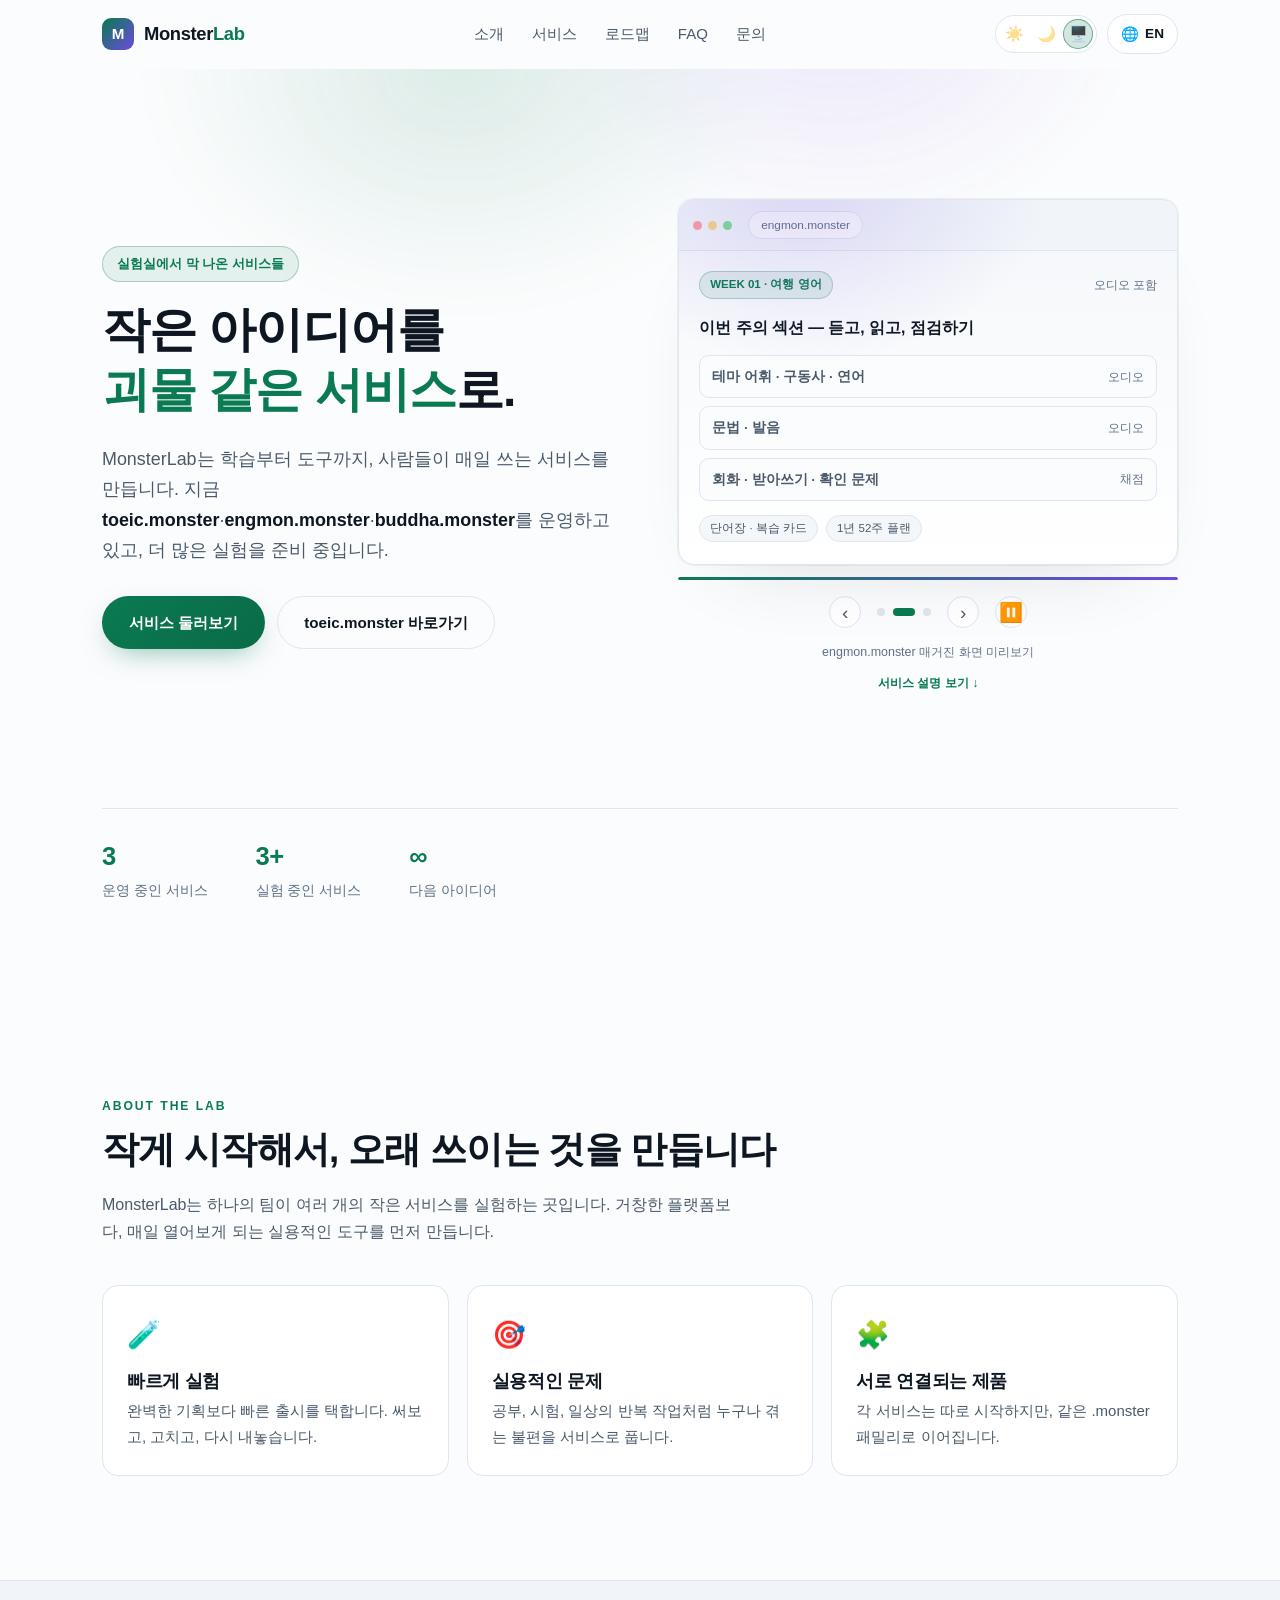
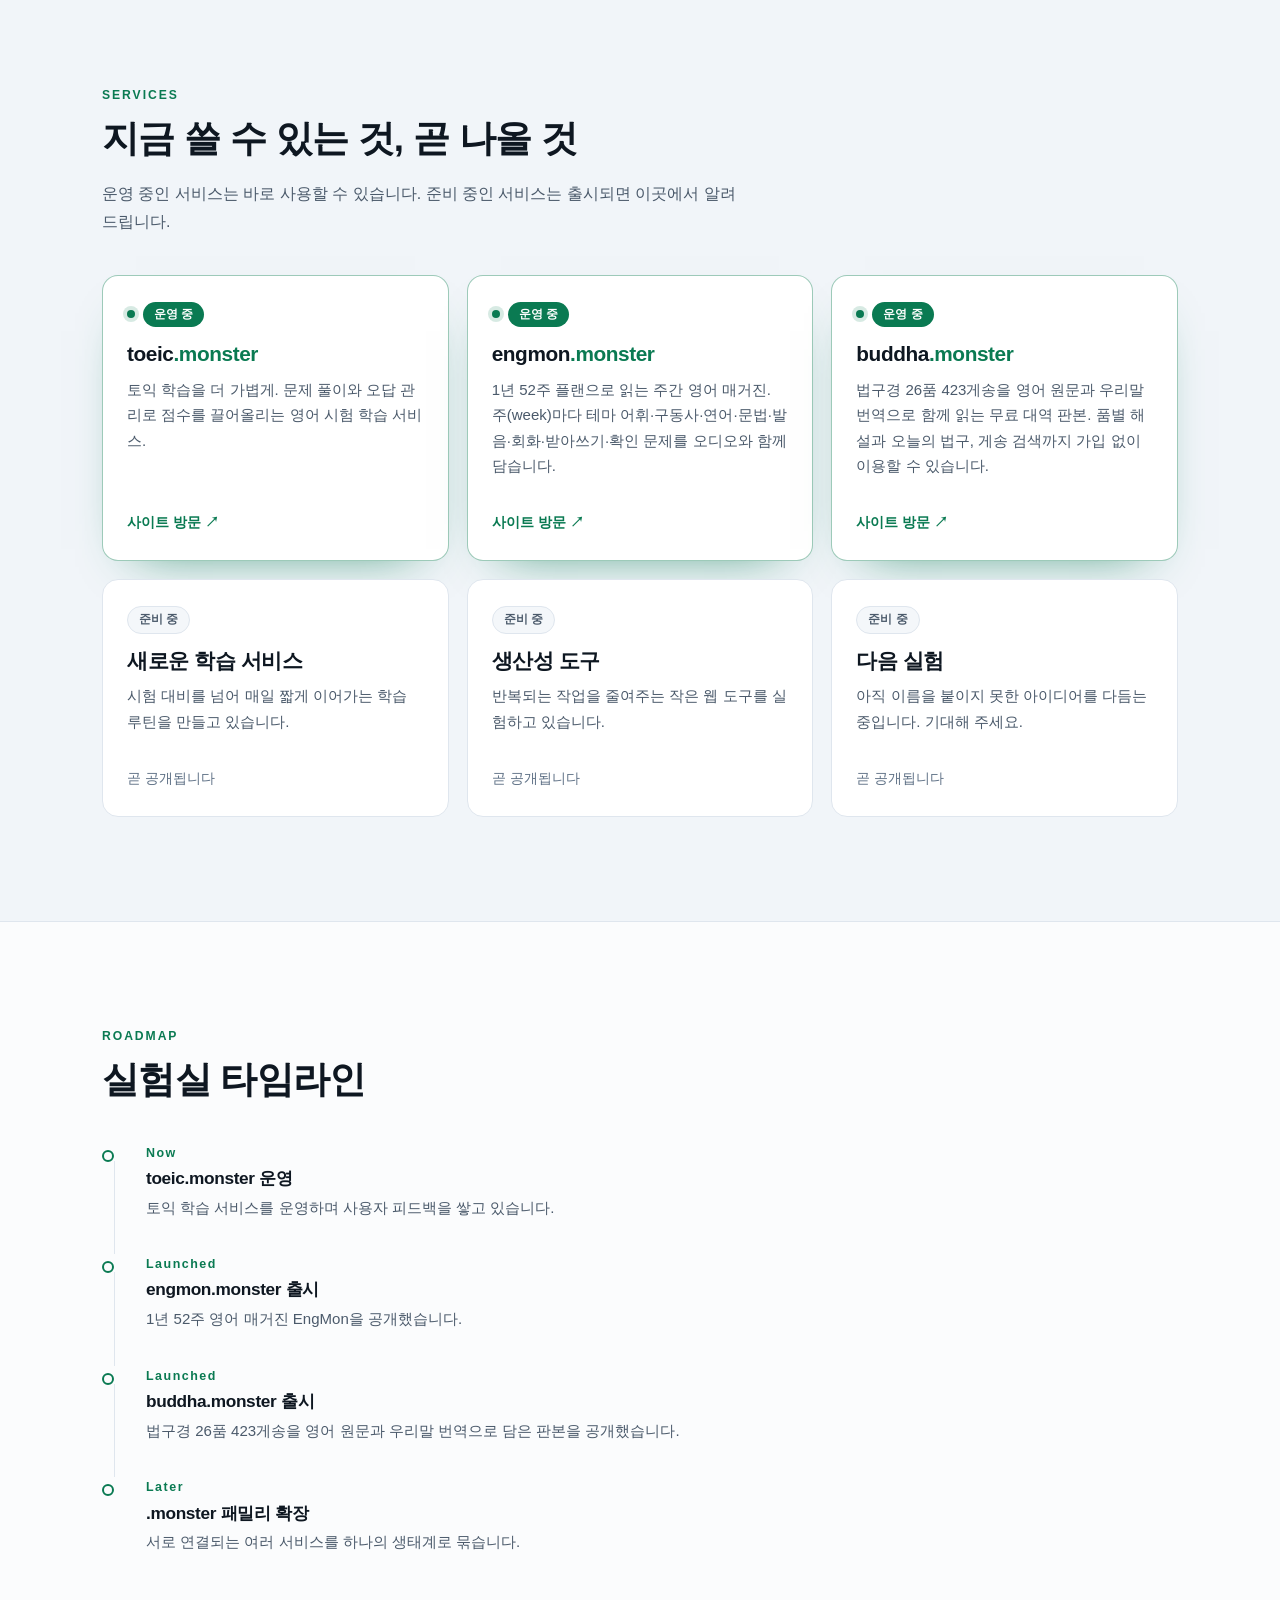
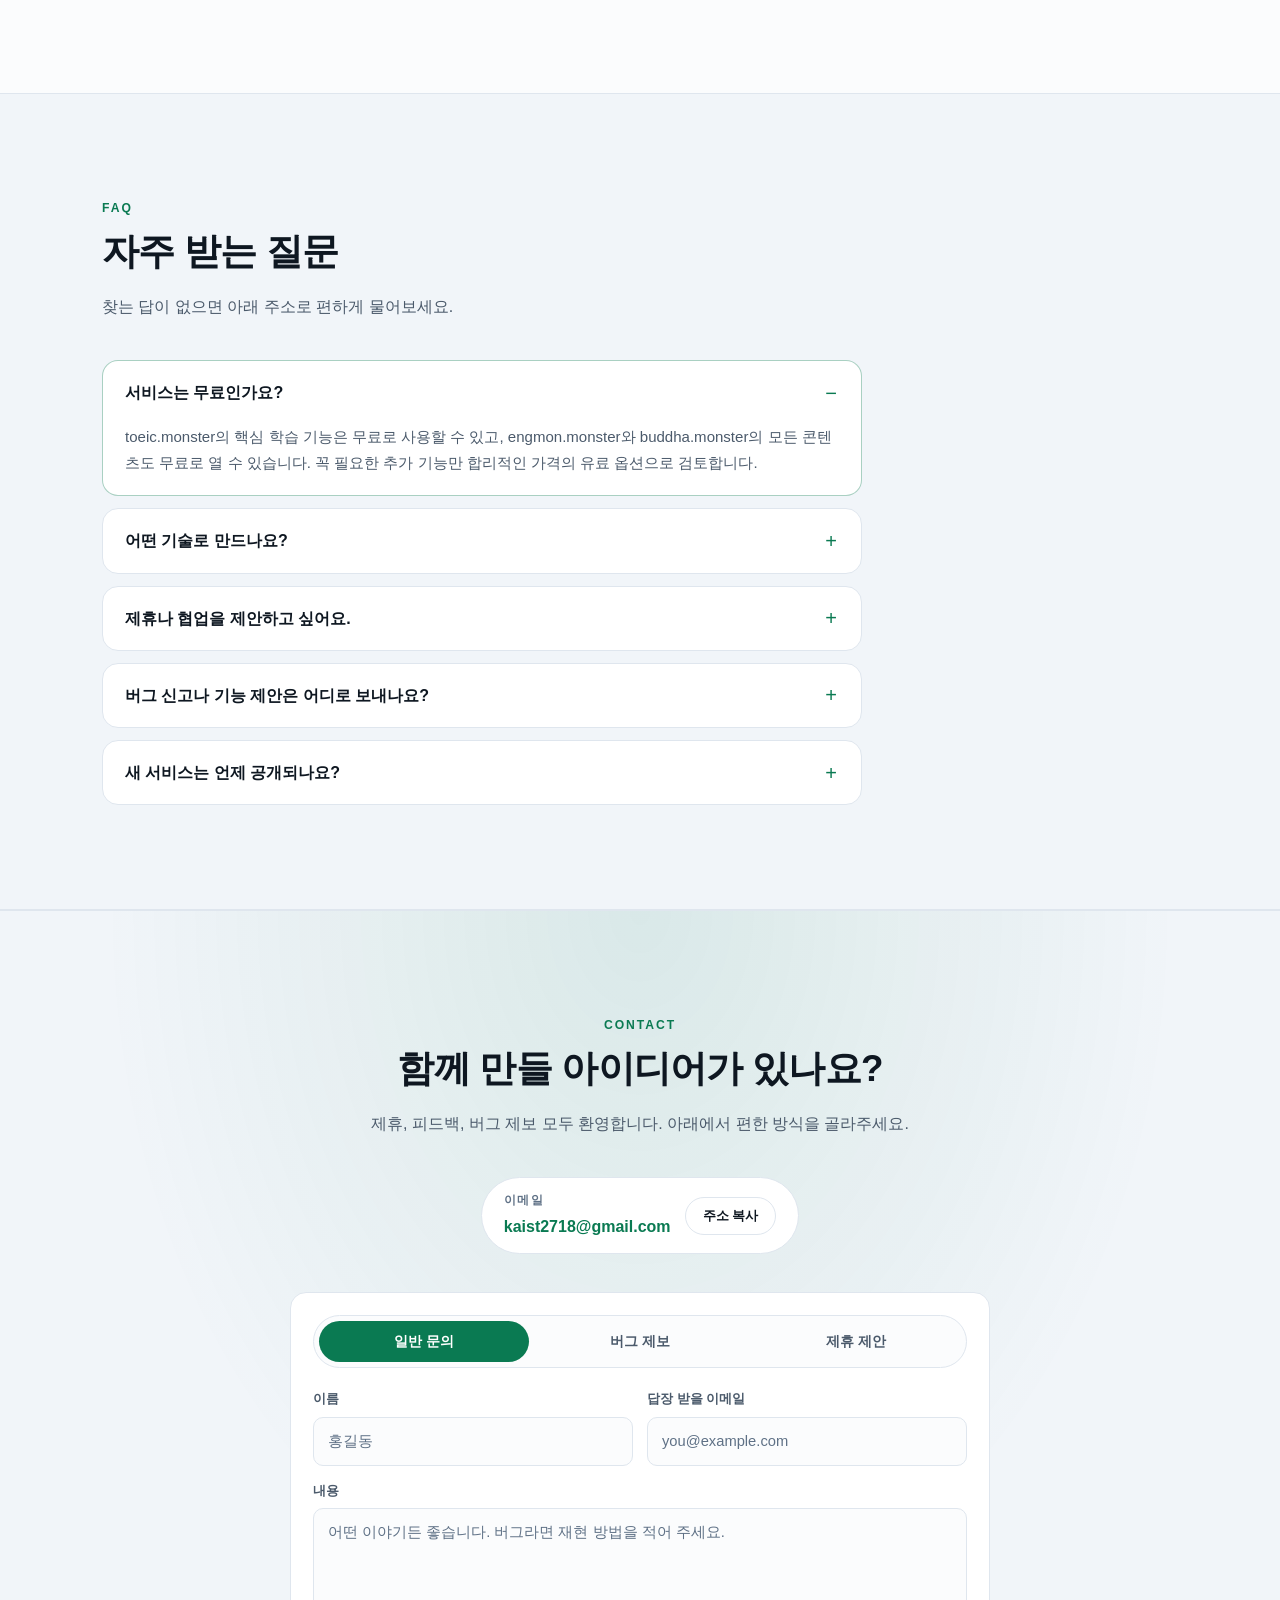
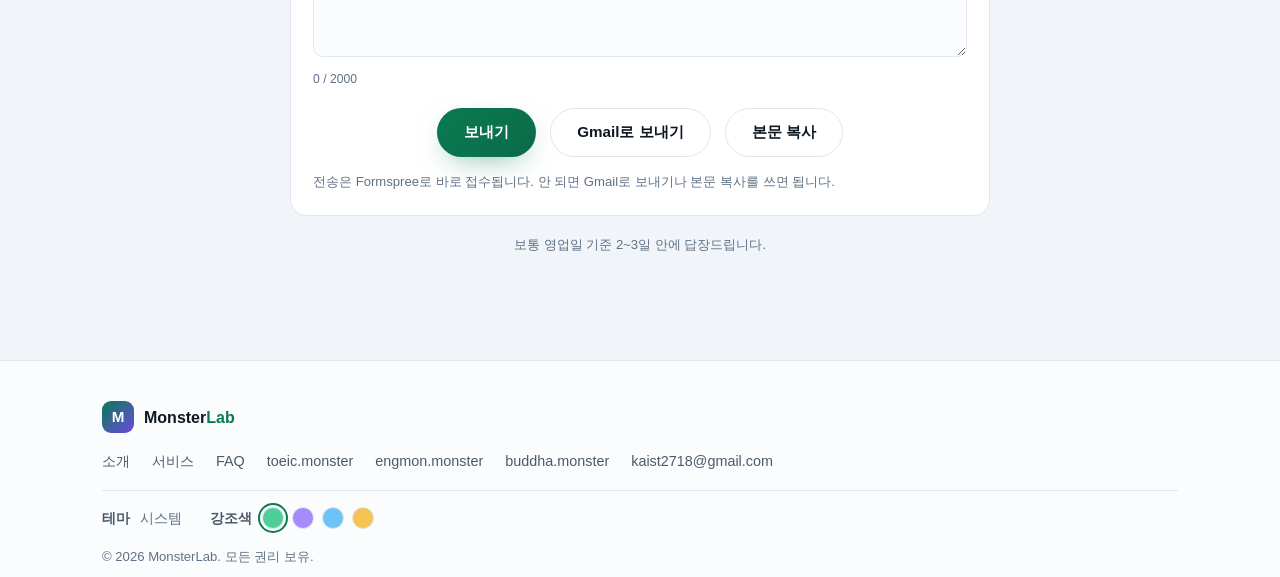
<file: index.html>
<!DOCTYPE html>
<html lang="ko" data-title-key="page.title" data-desc-key="page.desc">
<head>
<meta charset="utf-8" />
<meta name="viewport" content="width=device-width, initial-scale=1" />
<title>MonsterLab — 작은 아이디어를 괴물 같은 서비스로</title>
<meta name="description" content="MonsterLab는 학습부터 도구까지, 사람들이 매일 쓰는 서비스를 만듭니다. 지금 toeic.monster · engmon.monster · buddha.monster를 운영 중입니다." />
<meta property="og:title" content="MonsterLab" />
<meta property="og:description" content="MonsterLab는 학습부터 도구까지, 사람들이 매일 쓰는 서비스를 만듭니다. 지금 toeic.monster · engmon.monster · buddha.monster를 운영 중입니다." />
<meta property="og:type" content="website" />
<meta property="og:url" content="https://monsterlab.monster/" />
<meta property="og:site_name" content="MonsterLab" />
<meta property="og:locale" content="ko_KR" />
<!-- 공유 카드 이미지 — og-card.html 소스를 headless Chrome로 렌더링해 만든 og-image.png (1200×630) -->
<meta property="og:image" content="https://monsterlab.monster/og-image.png" />
<meta property="og:image:width" content="1200" />
<meta property="og:image:height" content="630" />
<meta property="og:image:alt" content="MonsterLab — 작은 아이디어를 괴물 같은 서비스로" />
<meta name="twitter:card" content="summary_large_image" />
<meta name="twitter:image" content="https://monsterlab.monster/og-image.png" />
<meta name="theme-color" content="#0a0e13" />
<!-- 테마/강조색을 첫 페인트 전에 적용해 깜박임을 막습니다.
     모드: dark | light | system · 강조색: mint | violet | ocean | amber -->
<script>
  (function () {
    var root = document.documentElement;
    var mode, accent;

    try {
      mode = localStorage.getItem('monsterlab.theme');
      accent = localStorage.getItem('monsterlab.accent');
    } catch (e) { mode = null; accent = null; }

    if (mode !== 'dark' && mode !== 'light' && mode !== 'system') mode = 'system';
    if (['mint', 'violet', 'ocean', 'amber'].indexOf(accent) === -1) accent = 'mint';

    var prefersLight = window.matchMedia &&
      window.matchMedia('(prefers-color-scheme: light)').matches;

    root.setAttribute('data-theme-mode', mode);
    root.setAttribute('data-theme', mode === 'system' ? (prefersLight ? 'light' : 'dark') : mode);
    root.setAttribute('data-accent', accent);
  })();
</script>
<link rel="canonical" href="https://monsterlab.monster/" />
<script type="application/ld+json">
{
  "@context": "https://schema.org",
  "@type": "Organization",
  "name": "MonsterLab",
  "url": "https://monsterlab.monster/",
  "email": "kaist2718@gmail.com",
  "description": "작은 아이디어를 괴물 같은 서비스로. toeic.monster · engmon.monster · buddha.monster를 운영하는 실험실.",
  "owns": [
    { "@type": "WebSite", "name": "toeic.monster", "url": "https://toeic.monster", "description": "토익 학습 서비스 — 문제 풀이와 오답 관리로 점수를 끌어올리는 영어 시험 학습" },
    { "@type": "WebSite", "name": "engmon.monster", "url": "https://engmon.monster", "description": "1년 52주 영어 매거진 EngMon — 테마 어휘·구동사·연어·문법·발음·회화·받아쓰기·확인 문제를 오디오와 함께" },
    { "@type": "WebSite", "name": "buddha.monster", "url": "https://buddha.monster", "description": "법구경 26품 423게송 영·한 대역 판본 — 품별 해설, 오늘의 법구, 게송 검색" }
  ]
}
</script>
<link rel="icon" href="data:image/svg+xml,%3Csvg xmlns='http://www.w3.org/2000/svg' viewBox='0 0 32 32'%3E%3Crect width='32' height='32' rx='9' fill='%230a0e13'/%3E%3Ctext x='16' y='23' font-size='19' text-anchor='middle' fill='%236ee7a8' font-family='sans-serif' font-weight='bold'%3EM%3C/text%3E%3C/svg%3E" />
<link rel="stylesheet" href="styles.css?v=7" />
<!-- 방문 분석 (자체 호스팅) — 쿠키를 쓰지 않아 동의 배너가 필요 없습니다.
     수집 서버 주소와 도메인은 아래 태그에서만 정합니다.
     자세한 내용은 README 의 "방문 분석" 항목을 보세요. -->
<script defer src="https://visitor-analytics-a5bp.onrender.com/analytics.js" data-domain="monsterlab.monster"></script>
</head>
<body>

<header class="site-header" id="siteHeader">
  <div class="wrap header-inner">
    <a class="logo" href="#top" aria-label="MonsterLab">
      <span class="logo-mark" aria-hidden="true">M</span>
      <span class="logo-text">Monster<span class="accent">Lab</span></span>
    </a>

    <nav class="nav" id="nav" aria-label="주요 메뉴">
      <a href="#about" data-i18n="nav.about">소개</a>
      <a href="#services" data-i18n="nav.services">서비스</a>
      <a href="#roadmap" data-i18n="nav.roadmap">로드맵</a>
      <a href="#faq" data-i18n="nav.faq">FAQ</a>
      <a href="#contact" data-i18n="nav.contact">문의</a>

      <div class="nav-theme">
        <span class="nav-theme-label" data-i18n="footer.themeLabel">테마</span>
        <div class="theme-set" role="group" data-i18n-aria-label="theme.group">
          <button class="theme-opt" type="button" data-theme-option="light" aria-pressed="false" aria-label="라이트 모드로 보기" title="라이트 모드로 보기"><span aria-hidden="true">☀️</span></button>
          <button class="theme-opt" type="button" data-theme-option="dark" aria-pressed="false" aria-label="다크 모드로 보기" title="다크 모드로 보기"><span aria-hidden="true">🌙</span></button>
          <button class="theme-opt" type="button" data-theme-option="system" aria-pressed="true" aria-label="시스템 설정 따르기" title="시스템 설정 따르기"><span aria-hidden="true">🖥️</span></button>
        </div>
      </div>
    </nav>

    <div class="header-actions">
      <div class="theme-set theme-set--bar" role="group" data-i18n-aria-label="theme.group">
        <button class="theme-opt" type="button" data-theme-option="light" aria-pressed="false" aria-label="라이트 모드로 보기" title="라이트 모드로 보기"><span aria-hidden="true">☀️</span></button>
        <button class="theme-opt" type="button" data-theme-option="dark" aria-pressed="false" aria-label="다크 모드로 보기" title="다크 모드로 보기"><span aria-hidden="true">🌙</span></button>
        <button class="theme-opt" type="button" data-theme-option="system" aria-pressed="true" aria-label="시스템 설정 따르기" title="시스템 설정 따르기"><span aria-hidden="true">🖥️</span></button>
      </div>
      <button class="lang-btn" id="langBtn" type="button" aria-label="Switch language">
        <span class="lang-icon" aria-hidden="true">🌐</span>
        <span id="langLabel">EN</span>
      </button>
      <button class="menu-btn" id="menuBtn" type="button" aria-label="메뉴" aria-expanded="false" aria-controls="nav">
        <span></span><span></span><span></span>
      </button>
    </div>
  </div>
</header>

<main id="top">

  <!-- ── Hero ───────────────────────────────────────── -->
  <section class="hero">
    <div class="hero-glow" aria-hidden="true"></div>
    <div class="wrap hero-inner">
      <div class="hero-copy">
      <p class="badge" data-i18n="hero.badge">실험실에서 막 나온 서비스들</p>
      <h1 data-i18n-html="hero.title">
        작은 아이디어를<br /><span class="accent">괴물 같은 서비스</span>로.
      </h1>
      <p class="lead" data-i18n-html="hero.subtitle">
        MonsterLab는 학습부터 도구까지, 사람들이 매일 쓰는 서비스를 만듭니다.
        지금 <strong>toeic.monster</strong>·<strong>engmon.monster</strong>·<strong>buddha.monster</strong>를 운영하고 있고,
        더 많은 실험을 준비 중입니다.
      </p>
      <div class="hero-actions">
        <a class="btn btn-primary" href="#services" data-i18n="hero.ctaPrimary">서비스 둘러보기</a>
        <a class="btn btn-ghost" href="https://toeic.monster" target="_blank" rel="noopener" data-i18n="hero.ctaSecondary">toeic.monster 바로가기</a>
      </div>
      </div>

      <!-- 히어로 미리보기 — 운영 중인 3개 서비스 화면이 자동으로 순환하는 캐러셀.
           화면 목업은 CSS로 그립니다(이미지 파일 없음). 전환·화살표·점·스와이프는
           script.js의 '히어로 서비스 미리보기' 블록이 담당합니다. -->
      <div class="hero-preview" id="previewCarousel">
        <div class="preview-window" aria-hidden="true">
          <div class="preview-bar">
            <span class="pv-dot"></span><span class="pv-dot"></span><span class="pv-dot"></span>
            <span class="preview-url" id="previewUrl">toeic.monster</span>
          </div>
          <div class="preview-stage" id="previewStage">

            <!-- toeic.monster — 문제 풀이 화면 -->
            <div class="preview-slide is-active" data-url="toeic.monster" data-caption-key="preview.caption.toeic" data-target="service-toeic">
              <div class="preview-body">
                <div class="preview-row">
                  <span class="preview-chip">Part 5 · 문법</span>
                  <span class="preview-count">12 / 20</span>
                </div>
                <p class="preview-q">The report must be submitted ___ Friday.</p>
                <div class="preview-options">
                  <span class="preview-opt">until</span>
                  <span class="preview-opt is-correct">by</span>
                  <span class="preview-opt">since</span>
                  <span class="preview-opt">during</span>
                </div>
                <div class="preview-track"><span class="preview-fill"></span></div>
                <div class="preview-foot">
                  <span class="preview-tag">오답 자동 복습</span>
                  <span class="preview-tag">점수 추이</span>
                </div>
              </div>
            </div>

            <!-- engmon.monster — 주간 매거진 화면 -->
            <div class="preview-slide" data-url="engmon.monster" data-caption-key="preview.caption.engmon" data-target="service-engmon">
              <div class="preview-body">
                <div class="preview-row">
                  <span class="preview-chip">WEEK 01 · 여행 영어</span>
                  <span class="preview-count">오디오 포함</span>
                </div>
                <p class="preview-q">이번 주의 섹션 — 듣고, 읽고, 점검하기</p>
                <ul class="preview-list">
                  <li class="preview-item"><span class="preview-item-name">테마 어휘 · 구동사 · 연어</span><span class="preview-item-meta">오디오</span></li>
                  <li class="preview-item"><span class="preview-item-name">문법 · 발음</span><span class="preview-item-meta">오디오</span></li>
                  <li class="preview-item"><span class="preview-item-name">회화 · 받아쓰기 · 확인 문제</span><span class="preview-item-meta">채점</span></li>
                </ul>
                <div class="preview-foot">
                  <span class="preview-tag">단어장 · 복습 카드</span>
                  <span class="preview-tag">1년 52주 플랜</span>
                </div>
              </div>
            </div>

            <!-- buddha.monster — 법구경 영·한 대역 화면 -->
            <div class="preview-slide" data-url="buddha.monster" data-caption-key="preview.caption.buddha" data-target="service-buddha">
              <div class="preview-body">
                <div class="preview-row">
                  <span class="preview-chip">오늘의 법구</span>
                  <span class="preview-count">법구경 5게송 · 제1품 쌍구품</span>
                </div>
                <p class="preview-verse-en">For hatred does not cease by hatred at any time: hatred ceases by love, this is an old rule.</p>
                <p class="preview-verse-ko">증오는 결코 증오로 가라앉지 않는다. 사랑으로만 증오는 가라앉는다. 이는 오래된 법칙이다.</p>
                <div class="preview-track"><span class="preview-fill"></span></div>
                <div class="preview-foot">
                  <span class="preview-tag">26품 423게송</span>
                  <span class="preview-tag">게송 검색</span>
                  <span class="preview-tag">영·한 대역</span>
                </div>
              </div>
            </div>

          </div>
        </div>

        <!-- 자동 전환 진행 표시 — script.js가 이 애니메이션을 시계 삼아 슬라이드를 넘깁니다 -->
        <div class="preview-progress" id="previewProgress" aria-hidden="true">
          <span class="preview-progress-fill" id="previewProgressFill"></span>
        </div>

        <div class="preview-nav">
          <button class="preview-arrow" id="previewPrev" type="button" data-i18n-aria-label="preview.prev" aria-label="이전 서비스 미리보기"><span aria-hidden="true">‹</span></button>
          <div class="preview-dots">
            <button class="preview-dot is-active" type="button" data-slide="0" aria-label="toeic.monster" aria-pressed="true"></button>
            <button class="preview-dot" type="button" data-slide="1" aria-label="engmon.monster" aria-pressed="false"></button>
            <button class="preview-dot" type="button" data-slide="2" aria-label="buddha.monster" aria-pressed="false"></button>
          </div>
          <button class="preview-arrow" id="previewNext" type="button" data-i18n-aria-label="preview.next" aria-label="다음 서비스 미리보기"><span aria-hidden="true">›</span></button>
          <button class="preview-toggle" id="previewToggle" type="button" data-i18n-aria-label="preview.pause" aria-label="자동 전환 일시정지"><span aria-hidden="true">⏸️</span></button>
        </div>

        <p class="preview-caption" id="previewCaption" data-i18n="preview.caption.toeic">toeic.monster 학습 화면 미리보기</p>
        <button class="preview-hint" id="previewHint" type="button" data-i18n="preview.hint">서비스 설명 보기 ↓</button>
      </div>

      <ul class="stats">
        <li>
          <span class="stat-num">3</span>
          <span class="stat-label" data-i18n="stats.live">운영 중인 서비스</span>
        </li>
        <li>
          <span class="stat-num">3+</span>
          <span class="stat-label" data-i18n="stats.lab">실험 중인 서비스</span>
        </li>
        <li>
          <span class="stat-num">∞</span>
          <span class="stat-label" data-i18n="stats.ideas">다음 아이디어</span>
        </li>
      </ul>
    </div>
  </section>

  <!-- ── About ──────────────────────────────────────── -->
  <section class="section" id="about">
    <div class="wrap">
      <p class="section-kicker" data-i18n="about.kicker">ABOUT THE LAB</p>
      <h2 class="section-title" data-i18n="about.title">작게 시작해서, 오래 쓰이는 것을 만듭니다</h2>
      <p class="section-lead" data-i18n="about.lead">
        MonsterLab는 하나의 팀이 여러 개의 작은 서비스를 실험하는 곳입니다.
        거창한 플랫폼보다, 매일 열어보게 되는 실용적인 도구를 먼저 만듭니다.
      </p>

      <div class="cards-3">
        <article class="card">
          <div class="card-icon" aria-hidden="true">🧪</div>
          <h3 data-i18n="about.v1.title">빠르게 실험</h3>
          <p data-i18n="about.v1.body">완벽한 기획보다 빠른 출시를 택합니다. 써보고, 고치고, 다시 내놓습니다.</p>
        </article>
        <article class="card">
          <div class="card-icon" aria-hidden="true">🎯</div>
          <h3 data-i18n="about.v2.title">실용적인 문제</h3>
          <p data-i18n="about.v2.body">공부, 시험, 일상의 반복 작업처럼 누구나 겪는 불편을 서비스로 풉니다.</p>
        </article>
        <article class="card">
          <div class="card-icon" aria-hidden="true">🧩</div>
          <h3 data-i18n="about.v3.title">서로 연결되는 제품</h3>
          <p data-i18n="about.v3.body">각 서비스는 따로 시작하지만, 같은 .monster 패밀리로 이어집니다.</p>
        </article>
      </div>
    </div>
  </section>

  <!-- ── Services ───────────────────────────────────── -->
  <section class="section section-alt" id="services">
    <div class="wrap">
      <p class="section-kicker" data-i18n="services.kicker">SERVICES</p>
      <h2 class="section-title" data-i18n="services.title">지금 쓸 수 있는 것, 곧 나올 것</h2>
      <p class="section-lead" data-i18n="services.lead">
        운영 중인 서비스는 바로 사용할 수 있습니다. 준비 중인 서비스는 출시되면 이곳에서 알려드립니다.
      </p>

      <div class="service-grid">

        <!-- ✅ 운영 중 -->
        <article class="service service-live" id="service-toeic">
          <div class="service-head">
            <span class="service-dot" aria-hidden="true"></span>
            <span class="status status-live" data-i18n="status.live">운영 중</span>
          </div>
          <h3 class="service-name">toeic<span class="accent">.monster</span></h3>
          <p class="service-desc" data-i18n="service.toeic.desc">
            토익 학습을 더 가볍게. 문제 풀이와 오답 관리로 점수를 끌어올리는 영어 시험 학습 서비스.
          </p>
          <a class="service-link" href="https://toeic.monster" target="_blank" rel="noopener">
            <span data-i18n="service.visit">사이트 방문</span> <span aria-hidden="true">↗</span>
          </a>
        </article>

        <!-- ✅ 운영 중 -->
        <article class="service service-live" id="service-engmon">
          <div class="service-head">
            <span class="service-dot" aria-hidden="true"></span>
            <span class="status status-live" data-i18n="status.live">운영 중</span>
          </div>
          <h3 class="service-name">engmon<span class="accent">.monster</span></h3>
          <p class="service-desc" data-i18n="service.mag.desc">
            1년 52주 플랜으로 읽는 주간 영어 매거진. 주(week)마다 테마 어휘·구동사·연어·문법·발음·회화·받아쓰기·확인 문제를 오디오와 함께 담습니다.
          </p>
          <a class="service-link" href="https://engmon.monster" target="_blank" rel="noopener">
            <span data-i18n="service.visit">사이트 방문</span> <span aria-hidden="true">↗</span>
          </a>
        </article>

        <!-- ✅ 운영 중 -->
        <article class="service service-live" id="service-buddha">
          <div class="service-head">
            <span class="service-dot" aria-hidden="true"></span>
            <span class="status status-live" data-i18n="status.live">운영 중</span>
          </div>
          <h3 class="service-name">buddha<span class="accent">.monster</span></h3>
          <p class="service-desc" data-i18n="service.buddha.desc">
            법구경 26품 423게송을 영어 원문과 우리말 번역으로 함께 읽는 무료 대역 판본. 품별 해설과 오늘의 법구, 게송 검색까지 가입 없이 이용할 수 있습니다.
          </p>
          <a class="service-link" href="https://buddha.monster" target="_blank" rel="noopener">
            <span data-i18n="service.visit">사이트 방문</span> <span aria-hidden="true">↗</span>
          </a>
        </article>

        <!-- 🚧 준비 중 (서비스가 늘어나면 이 블록을 복사해서 추가하세요) -->
        <article class="service service-soon">
          <div class="service-head">
            <span class="status status-soon" data-i18n="status.soon">준비 중</span>
          </div>
          <h3 class="service-name" data-i18n="service.s1.name">새로운 학습 서비스</h3>
          <p class="service-desc" data-i18n="service.s1.desc">
            시험 대비를 넘어 매일 짧게 이어가는 학습 루틴을 만들고 있습니다.
          </p>
          <span class="service-link is-disabled" data-i18n="service.soonCta">곧 공개됩니다</span>
        </article>

        <article class="service service-soon">
          <div class="service-head">
            <span class="status status-soon" data-i18n="status.soon">준비 중</span>
          </div>
          <h3 class="service-name" data-i18n="service.s2.name">생산성 도구</h3>
          <p class="service-desc" data-i18n="service.s2.desc">
            반복되는 작업을 줄여주는 작은 웹 도구를 실험하고 있습니다.
          </p>
          <span class="service-link is-disabled" data-i18n="service.soonCta">곧 공개됩니다</span>
        </article>

        <article class="service service-soon">
          <div class="service-head">
            <span class="status status-soon" data-i18n="status.soon">준비 중</span>
          </div>
          <h3 class="service-name" data-i18n="service.s3.name">다음 실험</h3>
          <p class="service-desc" data-i18n="service.s3.desc">
            아직 이름을 붙이지 못한 아이디어를 다듬는 중입니다. 기대해 주세요.
          </p>
          <span class="service-link is-disabled" data-i18n="service.soonCta">곧 공개됩니다</span>
        </article>

      </div>
    </div>
  </section>

  <!-- ── Roadmap ────────────────────────────────────── -->
  <section class="section" id="roadmap">
    <div class="wrap">
      <p class="section-kicker" data-i18n="roadmap.kicker">ROADMAP</p>
      <h2 class="section-title" data-i18n="roadmap.title">실험실 타임라인</h2>

      <ol class="timeline">
        <li>
          <span class="tl-dot" aria-hidden="true"></span>
          <div>
            <p class="tl-date" data-i18n="roadmap.i1.date">Now</p>
            <h3 data-i18n="roadmap.i1.title">toeic.monster 운영</h3>
            <p data-i18n="roadmap.i1.body">토익 학습 서비스를 운영하며 사용자 피드백을 쌓고 있습니다.</p>
          </div>
        </li>
        <li>
          <span class="tl-dot" aria-hidden="true"></span>
          <div>
            <p class="tl-date" data-i18n="roadmap.i2.date">Launched</p>
            <h3 data-i18n="roadmap.i2.title">engmon.monster 출시</h3>
            <p data-i18n="roadmap.i2.body">1년 52주 영어 매거진 EngMon을 공개했습니다.</p>
          </div>
        </li>
        <li>
          <span class="tl-dot" aria-hidden="true"></span>
          <div>
            <p class="tl-date" data-i18n="roadmap.i3.date">Launched</p>
            <h3 data-i18n="roadmap.i3.title">buddha.monster 출시</h3>
            <p data-i18n="roadmap.i3.body">법구경 26품 423게송을 영어 원문과 우리말 번역으로 담은 판본을 공개했습니다.</p>
          </div>
        </li>
        <li>
          <span class="tl-dot" aria-hidden="true"></span>
          <div>
            <p class="tl-date" data-i18n="roadmap.i4.date">Later</p>
            <h3 data-i18n="roadmap.i4.title">.monster 패밀리 확장</h3>
            <p data-i18n="roadmap.i4.body">서로 연결되는 여러 서비스를 하나의 생태계로 묶습니다.</p>
          </div>
        </li>
      </ol>
    </div>
  </section>

  <!-- ── FAQ ───────────────────────────────────────── -->
  <section class="section section-alt" id="faq">
    <div class="wrap">
      <p class="section-kicker" data-i18n="faq.kicker">FAQ</p>
      <h2 class="section-title" data-i18n="faq.title">자주 받는 질문</h2>
      <p class="section-lead" data-i18n="faq.lead">찾는 답이 없으면 아래 주소로 편하게 물어보세요.</p>

      <div class="faq-list">
        <details class="faq" open>
          <summary data-i18n="faq.q1">서비스는 무료인가요?</summary>
          <p data-i18n="faq.a1">toeic.monster의 핵심 학습 기능은 무료로 사용할 수 있고, engmon.monster와 buddha.monster의 모든 콘텐츠도 무료로 열 수 있습니다. 꼭 필요한 추가 기능만 합리적인 가격의 유료 옵션으로 검토합니다.</p>
        </details>
        <details class="faq">
          <summary data-i18n="faq.q2">어떤 기술로 만드나요?</summary>
          <p data-i18n="faq.a2">웹 표준 기술(HTML·CSS·JavaScript)을 기본으로 하고, 서버가 필요한 곳에만 가벼운 백엔드를 붙입니다. 페이지가 빠르게 뜨도록 가볍게 유지합니다.</p>
        </details>
        <details class="faq">
          <summary data-i18n="faq.q3">제휴나 협업을 제안하고 싶어요.</summary>
          <p data-i18n="faq.a3">언제든 환영합니다. 간단한 소개와 함께 메일을 보내주시면 영업일 기준 2~3일 안에 답장드립니다.</p>
        </details>
        <details class="faq">
          <summary data-i18n="faq.q4">버그 신고나 기능 제안은 어디로 보내나요?</summary>
          <p data-i18n="faq.a4">아래 문의 폼이나 메일로 보내주세요. 재현 방법이나 스크린샷을 함께 주시면 훨씬 빠르게 고칠 수 있습니다.</p>
        </details>
        <details class="faq">
          <summary data-i18n="faq.q5">새 서비스는 언제 공개되나요?</summary>
          <p data-i18n="faq.a5">출시가 확정되면 이 페이지의 서비스 섹션과 로드맵에서 가장 먼저 알립니다.</p>
        </details>
      </div>
    </div>
  </section>

  <!-- ── Contact ────────────────────────────────────── -->
  <section class="section section-cta" id="contact">
    <div class="wrap cta-inner">
      <p class="section-kicker" data-i18n="contact.kicker">CONTACT</p>
      <h2 class="section-title" data-i18n="contact.title">함께 만들 아이디어가 있나요?</h2>
      <p class="section-lead" data-i18n="contact.lead">
        제휴, 피드백, 버그 제보 모두 환영합니다. 아래에서 편한 방식을 골라주세요.
      </p>

      <div class="contact-mail">
        <div class="contact-mail-info">
          <span class="contact-mail-label" data-i18n="contact.mailLabel">이메일</span>
          <a class="contact-addr" href="mailto:kaist2718@gmail.com">kaist2718@gmail.com</a>
        </div>
        <button class="btn btn-ghost btn-sm" id="copyMailBtn" type="button" data-i18n="contact.copy">주소 복사</button>
      </div>

      <div class="contact-card">
        <div class="intent-tabs" role="group" data-i18n-aria-label="contact.intentLabel">
          <button class="intent-tab is-active" type="button" aria-pressed="true"
                  data-intent="general" data-i18n="contact.intentGeneral">일반 문의</button>
          <button class="intent-tab" type="button" aria-pressed="false"
                  data-intent="bug" data-i18n="contact.intentBug">버그 제보</button>
          <button class="intent-tab" type="button" aria-pressed="false"
                  data-intent="partner" data-i18n="contact.intentPartner">제휴 제안</button>
        </div>

        <!-- ▼ Formspree 연결 지점 (monsterlab.monster 폼 ID: mgavywgr).
             위 action 의 폼 ID를 바꾸면 수신처가 바뀝니다.
             data-recaptcha-key 에 Google reCAPTCHA v3 **사이트 키**를 넣으면 스팸 방지가 켜집니다
             (Formspree 쪽에는 같은 키의 비밀 키를 넣어야 합니다. 비워 두면 외부 요청이 0입니다).
             전송·성공/실패 표시는 script.js의 '문의 폼' 블록이 담당합니다.
             ID 자리에 REPLACE_ME 가 들어 있으면 예전처럼 메일 앱으로 보냅니다.
             accept-charset="UTF-8" 은 스크립트 없이 폼이 그대로 POST 될 때 브라우저가
             본문을 UTF-8 로 인코딩하도록 못 박는 장치입니다(한글이 CP949 로 나가면
             수신 메일이 깨집니다). 스크립트가 보낼 때도 UTF-8 을 명시합니다. -->
        <form class="contact-form" id="contactForm" method="POST"
              action="https://formspree.io/f/mgavywgr" data-recaptcha-key=""
              accept-charset="UTF-8" novalidate>
          <div class="field">
            <label for="cfName" data-i18n="form.name">이름</label>
            <input id="cfName" name="name" type="text" autocomplete="name" required
                   placeholder="홍길동" data-i18n-placeholder="form.namePh" aria-describedby="cfNameErr" />
            <p class="field-error" id="cfNameErr" role="alert" hidden></p>
          </div>
          <div class="field">
            <label for="cfEmail" data-i18n="form.email">답장 받을 이메일</label>
            <input id="cfEmail" name="email" type="email" autocomplete="email" required
                   placeholder="you@example.com" aria-describedby="cfEmailErr" />
            <p class="field-error" id="cfEmailErr" role="alert" hidden></p>
          </div>
          <div class="field field-full">
            <label for="cfMsg" data-i18n="form.message">내용</label>
            <textarea id="cfMsg" name="message" rows="5" required
                      placeholder="어떤 이야기든 좋습니다. 버그라면 재현 방법을 적어 주세요."
                      data-i18n-placeholder="form.messagePh"></textarea>
            <div class="field-foot">
              <p class="field-error" id="cfMsgErr" role="alert" hidden></p>
              <span class="char-count" id="cfCount">0</span>
            </div>
          </div>

          <div class="mail-preview field-full" id="mailPreview" hidden>
            <p class="mail-preview-head">
              <span data-i18n="form.preview">보낼 내용 미리보기</span>
              <span class="mail-preview-subject" id="mailPreviewSubject"></span>
            </p>
            <pre class="mail-preview-body" id="mailPreviewBody"></pre>
          </div>

          <!-- 메일 제목(스크립트가 유형·이름까지 붙여 다시 채웁니다). -->
          <input type="hidden" name="_subject" value="MonsterLab 문의" />

          <!-- 스팸 봇만 채우는 함정 칸 — 값이 있으면 Formspree가 제출을 버립니다.
               화면 밖으로 밀어 두고(display:none 이 아니라) 초점·탭 순서에서도 뺍니다. -->
          <div class="honeypot" aria-hidden="true">
            <label for="cfGotcha">이 칸은 비워 두세요</label>
            <input id="cfGotcha" type="text" name="_gotcha" tabindex="-1" autocomplete="off" />
          </div>

          <div class="form-actions field-full">
            <button class="btn btn-primary" type="submit" id="sendBtn" data-i18n="form.sendMailApp">메일 앱으로 보내기</button>
            <button class="btn btn-ghost" type="button" id="sendGmailBtn" data-i18n="form.sendGmail">Gmail로 보내기</button>
            <button class="btn btn-ghost" type="button" id="copyBodyBtn" data-i18n="form.copyBody">본문 복사</button>
          </div>

          <p class="form-status field-full" id="formStatus" role="status" aria-live="polite" hidden></p>

          <p class="form-hint field-full" id="formHint" data-i18n="form.hint">
            메일 앱이 없다면 Gmail로 보내기나 본문 복사를 쓰면 됩니다.
          </p>
        </form>
      </div>

      <p class="contact-note" data-i18n="contact.replyTime">보통 영업일 기준 2~3일 안에 답장드립니다.</p>
    </div>
  </section>

</main>

<footer class="site-footer">
  <div class="wrap footer-inner">
    <div class="footer-brand">
      <span class="logo-mark" aria-hidden="true">M</span>
      <span>Monster<span class="accent">Lab</span></span>
    </div>
    <nav class="footer-links" aria-label="바닥글 메뉴">
      <a href="#about" data-i18n="nav.about">소개</a>
      <a href="#services" data-i18n="nav.services">서비스</a>
      <a href="#faq" data-i18n="nav.faq">FAQ</a>
      <a href="https://toeic.monster" target="_blank" rel="noopener">toeic.monster</a>
      <a href="https://engmon.monster" target="_blank" rel="noopener">engmon.monster</a>
      <a href="https://buddha.monster" target="_blank" rel="noopener">buddha.monster</a>
      <a href="mailto:kaist2718@gmail.com">kaist2718@gmail.com</a>
    </nav>
    <div class="footer-settings">
      <span class="footer-setting">
        <span class="footer-setting-label" data-i18n="footer.themeLabel">테마</span>
        <span id="footerTheme">시스템</span>
      </span>
      <span class="footer-setting">
        <span class="footer-setting-label" data-i18n="footer.accentLabel">강조색</span>
        <span class="accent-swatches" role="group" data-i18n-aria-label="accent.group">
          <button class="swatch" type="button" data-accent="mint"   aria-pressed="true"  aria-label="민트"></button>
          <button class="swatch" type="button" data-accent="violet" aria-pressed="false" aria-label="바이올렛"></button>
          <button class="swatch" type="button" data-accent="ocean"  aria-pressed="false" aria-label="오션"></button>
          <button class="swatch" type="button" data-accent="amber"  aria-pressed="false" aria-label="앰버"></button>
        </span>
      </span>
    </div>

    <p class="copyright">&copy; <span id="year">2026</span> MonsterLab. <span data-i18n="footer.rights">모든 권리 보유.</span></p>
  </div>
</footer>

<button class="to-top" id="toTop" type="button" aria-label="맨 위로" data-i18n-aria-label="top.back" hidden>
  <span aria-hidden="true">↑</span>
</button>

<div class="toast" id="toast" role="status" aria-live="polite" hidden></div>

<script src="script.js?v=10"></script>
</body>
</html>
</file>
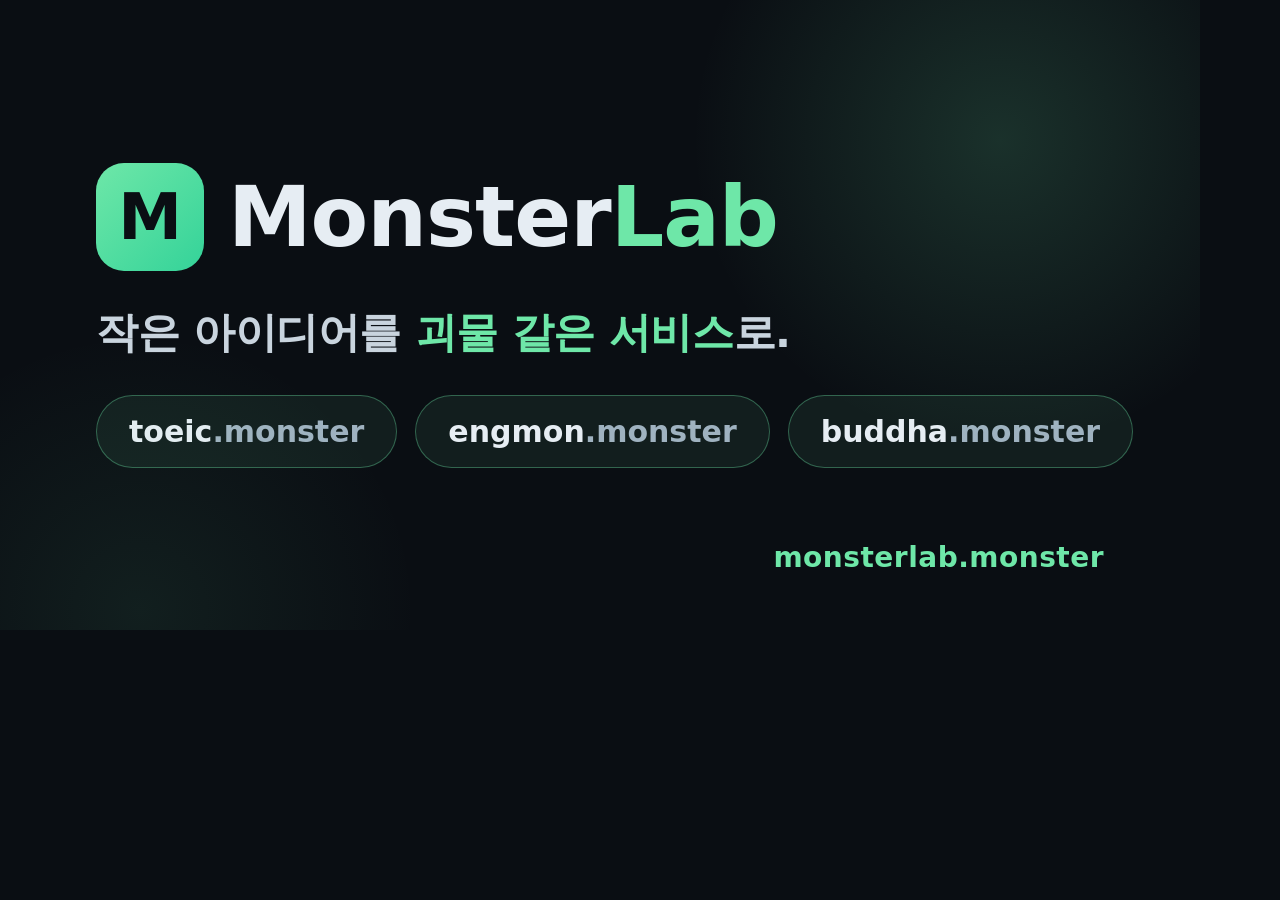
<file: og-card.html>
<!DOCTYPE html>
<!--
  og-image.png 소스 — 공유 카드(1200×630)입니다.

  만드는 법 (이 파일을 고치고 다시 렌더링):
    "/c/Program Files/Google/Chrome/Application/chrome.exe" --headless=new --disable-gpu \
      --hide-scrollbars --window-size=1200,630 \
      --screenshot="C:/project/04_monsterlab/og-image.png" \
      "file:///C:/project/04_monsterlab/og-card.html"

  이 파일은 배포되는 페이지가 아니라 이미지 원본입니다 (index.html에서 링크하지 않음).
  index.html의 <meta property="og:image">가 가리키는 og-image.png를 갱신할 때만 씁니다.
-->
<html lang="ko">
<head>
<meta charset="utf-8" />
<title>MonsterLab — 공유 카드</title>
<style>
  * { margin: 0; padding: 0; box-sizing: border-box; }
  html, body { width: 1200px; height: 630px; overflow: hidden; }
  body {
    position: relative;
    display: flex;
    flex-direction: column;
    justify-content: center;
    gap: 34px;
    padding: 0 96px;
    background: #0a0e13;
    color: #e6edf3;
    font-family: 'Segoe UI', 'Malgun Gothic', system-ui, -apple-system, sans-serif;
  }

  /* 사이트 히어로와 같은 민트 글로우 */
  .glow {
    position: absolute;
    top: -180px;
    right: -120px;
    width: 640px;
    height: 640px;
    border-radius: 50%;
    background: radial-gradient(circle, rgba(110, 231, 168, 0.16) 0%, rgba(110, 231, 168, 0) 68%);
  }
  .glow-2 {
    position: absolute;
    bottom: -260px;
    left: -140px;
    width: 560px;
    height: 560px;
    border-radius: 50%;
    background: radial-gradient(circle, rgba(110, 231, 168, 0.08) 0%, rgba(110, 231, 168, 0) 70%);
  }

  .brand { display: flex; align-items: center; gap: 24px; }
  .mark {
    width: 108px;
    height: 108px;
    border-radius: 28px;
    background: linear-gradient(135deg, #6ee7a8 0%, #34d399 100%);
    color: #0a0e13;
    font-size: 64px;
    font-weight: 800;
    display: flex;
    align-items: center;
    justify-content: center;
  }
  .name { font-size: 84px; font-weight: 800; letter-spacing: -1px; }
  .name .accent { color: #6ee7a8; }

  .tagline { font-size: 42px; font-weight: 600; color: #c9d4de; letter-spacing: -0.5px; }
  .tagline .accent { color: #6ee7a8; }

  .services { display: flex; gap: 18px; }
  .pill {
    padding: 18px 32px;
    border: 1px solid rgba(110, 231, 168, 0.35);
    border-radius: 999px;
    background: rgba(110, 231, 168, 0.08);
    font-size: 30px;
    font-weight: 600;
    color: #9fb2c0;
  }
  .pill b { color: #e6edf3; font-weight: 700; }

  .domain {
    position: absolute;
    right: 96px;
    bottom: 56px;
    font-size: 28px;
    color: #6ee7a8;
    font-weight: 600;
    letter-spacing: 0.5px;
  }
</style>
</head>
<body>
  <div class="glow"></div>
  <div class="glow-2"></div>

  <div class="brand">
    <div class="mark">M</div>
    <div class="name">Monster<span class="accent">Lab</span></div>
  </div>

  <div class="tagline">작은 아이디어를 <span class="accent">괴물 같은 서비스</span>로.</div>

  <div class="services">
    <div class="pill"><b>toeic</b>.monster</div>
    <div class="pill"><b>engmon</b>.monster</div>
    <div class="pill"><b>buddha</b>.monster</div>
  </div>

  <div class="domain">monsterlab.monster</div>
</body>
</html>
</file>
<file: styles.css>
/* ==========================================================================
   MonsterLab — styles
   ========================================================================== */

:root {
  --bg:          #0a0e13;
  --bg-alt:      #0e131a;
  --surface:     #141b24;
  --surface-2:   #1a222d;
  --border:      #232e3b;
  --text:        #e7edf3;
  --text-soft:   #9aa8b8;
  --text-dim:    #7d8b9d;   /* 본문 배경 대비 5.6:1 */

  --accent:      #6ee7a8;
  --accent-2:    #a78bfa;
  --accent-ink:  #052014;
  --accent-rgb:  110 231 168;
  --accent2-rgb: 167 139 250;
  --btn-grad-2:  #4fd39a;

  --header-bg:   rgba(10, 14, 19, .72);
  --overlay-bg:  rgba(10, 14, 19, .97);
  --bar-bg:      rgba(10, 14, 19, .5);
  --shadow-lg:   rgba(0, 0, 0, .95);
  --error:       #ff9d9d;

  color-scheme:  dark;

  --radius:      16px;
  --radius-sm:   10px;
  --maxw:        1120px;

  --font: -apple-system, BlinkMacSystemFont, "Segoe UI", Roboto, "Noto Sans KR",
          "Apple SD Gothic Neo", "Malgun Gothic", sans-serif;
}

/* ── Light theme ──────────────────────────────────────────────────────── */
:root[data-theme="light"] {
  color-scheme:  light;

  --bg:          #fbfcfd;
  --bg-alt:      #f1f5f9;
  --surface:     #ffffff;
  --surface-2:   #f4f7fa;
  --border:      #dfe6ee;
  --text:        #0e1721;
  --text-soft:   #4b5a6b;   /* 6.9:1 */
  --text-dim:    #5f7186;   /* 4.9:1 — 작은 글씨도 AA */

  --accent:      #0a7a52;   /* 텍스트로도 5.2:1 */
  --accent-2:    #6d4ae0;
  --accent-ink:  #ffffff;
  --accent-rgb:  10 122 82;
  --accent2-rgb: 109 74 224;
  --btn-grad-2:  #0a6b48;

  --header-bg:   rgba(251, 252, 253, .82);
  --overlay-bg:  rgba(251, 252, 253, .97);
  --bar-bg:      rgba(241, 245, 249, .75);
  --shadow-lg:   rgba(15, 23, 32, .16);
  --error:       #b3261e;
}

:root[data-theme="light"] .hero-glow { opacity: .6; }
:root[data-theme="light"] .logo-mark,
:root[data-theme="light"] .to-top { box-shadow: 0 12px 26px -16px rgb(var(--accent-rgb) / .75); }

/* ── 포인트 컬러 프리셋 ───────────────────────────────────────────────────
   기본값(민트)은 :root / :root[data-theme="light"]에 있습니다.
   아래 두 묶음은 서로 다른 변수를 덮어쓰고, light + 프리셋 조합은
   마지막 묶음(명시도 높음)이 이깁니다.                                    */
:root[data-accent="violet"] {
  --accent:      #a78bfa;
  --accent-2:    #6ee7a8;
  --accent-ink:  #1b0a3d;
  --accent-rgb:  167 139 250;
  --accent2-rgb: 110 231 168;
  --btn-grad-2:  #8b5cf6;
}
:root[data-accent="ocean"] {
  --accent:      #7dd3fc;
  --accent-2:    #a78bfa;
  --accent-ink:  #062231;
  --accent-rgb:  125 211 252;
  --accent2-rgb: 167 139 250;
  --btn-grad-2:  #38bdf8;
}
:root[data-accent="amber"] {
  --accent:      #fcd34d;
  --accent-2:    #a78bfa;
  --accent-ink:  #2b1d02;
  --accent-rgb:  252 211 77;
  --accent2-rgb: 167 139 250;
  --btn-grad-2:  #fbbf24;
}

/* 라이트 테마는 밝은 배경에서 읽히도록 더 진한 색 + 흰 글자 */
:root[data-theme="light"][data-accent="violet"] {
  --accent:      #6d4ae0;   /* 5.5:1 */
  --accent-2:    #0b7a9c;
  --accent-ink:  #ffffff;
  --accent-rgb:  109 74 224;
  --accent2-rgb: 11 122 156;
  --btn-grad-2:  #5b34d6;
}
:root[data-theme="light"][data-accent="ocean"] {
  --accent:      #0b6fc4;   /* 5.0:1 */
  --accent-2:    #7c3aed;
  --accent-ink:  #ffffff;
  --accent-rgb:  11 111 196;
  --accent2-rgb: 124 58 237;
  --btn-grad-2:  #0a5ea8;
}
:root[data-theme="light"][data-accent="amber"] {
  --accent:      #b45309;   /* 4.9:1 */
  --accent-2:    #7c3aed;
  --accent-ink:  #ffffff;
  --accent-rgb:  180 83 9;
  --accent2-rgb: 124 58 237;
  --btn-grad-2:  #a04a06;
}

* { box-sizing: border-box; }

html {
  scroll-behavior: smooth;
  scroll-padding-top: 84px;
  -webkit-text-size-adjust: 100%;
}

body {
  margin: 0;
  background: var(--bg);
  color: var(--text);
  font-family: var(--font);
  font-size: 16px;
  line-height: 1.7;
  -webkit-font-smoothing: antialiased;
  overflow-x: hidden;
}

h1, h2, h3 { line-height: 1.25; margin: 0 0 .5em; letter-spacing: -.02em; }
h1 { font-size: clamp(2rem, 6vw, 3.6rem); font-weight: 800; }
h2 { font-size: clamp(1.5rem, 4vw, 2.3rem); font-weight: 750; }
h3 { font-size: 1.15rem; font-weight: 700; }
p  { margin: 0 0 1em; }
a  { color: inherit; text-decoration: none; }

.accent { color: var(--accent); }

.wrap { width: 100%; max-width: var(--maxw); margin: 0 auto; padding: 0 22px; }

/* ── Header ───────────────────────────────────────────────────────────── */
.site-header {
  position: sticky;
  top: 0;
  z-index: 50;
  background: var(--header-bg);
  backdrop-filter: blur(14px);
  -webkit-backdrop-filter: blur(14px);
  border-bottom: 1px solid transparent;
  transition: border-color .25s ease, background .25s ease;
}
.site-header.is-scrolled { border-bottom-color: var(--border); }

.header-inner {
  display: flex;
  align-items: center;
  justify-content: space-between;
  gap: 16px;
  height: 68px;
}

.logo { display: inline-flex; align-items: center; gap: 10px; font-weight: 800; font-size: 1.15rem; }
.logo-mark {
  display: grid;
  place-items: center;
  width: 32px; height: 32px;
  border-radius: 9px;
  background: linear-gradient(135deg, var(--accent), var(--accent-2));
  color: var(--accent-ink);
  font-size: .95rem;
  font-weight: 900;
}
.logo-text { letter-spacing: -.02em; }

.nav { display: flex; gap: 28px; }
.nav a {
  color: var(--text-soft);
  font-size: .94rem;
  font-weight: 500;
  transition: color .2s ease;
}
.nav a:hover { color: var(--text); }

.header-actions { display: flex; align-items: center; gap: 10px; }

.lang-btn {
  display: inline-flex;
  align-items: center;
  gap: 6px;
  padding: 7px 13px;
  font: inherit;
  font-size: .85rem;
  font-weight: 600;
  color: var(--text);
  background: var(--surface);
  border: 1px solid var(--border);
  border-radius: 999px;
  cursor: pointer;
  transition: border-color .2s ease, background .2s ease;
}
.lang-btn:hover { border-color: var(--accent); background: var(--surface-2); }
.lang-icon { font-size: .9rem; }
/* ── 테마 선택 (버튼 3개) ───────────────────────────────────────────────── */
.theme-set {
  display: inline-flex;
  gap: 2px;
  padding: 3px;
  background: var(--surface);
  border: 1px solid var(--border);
  border-radius: 999px;
}
.theme-opt {
  display: grid;
  place-items: center;
  width: 30px; height: 30px;
  padding: 0;
  font: inherit;
  font-size: .95rem;
  line-height: 1;
  color: inherit;
  background: transparent;
  border: 0;
  border-radius: 999px;
  cursor: pointer;
  opacity: .5;
  transition: background .2s ease, opacity .2s ease, box-shadow .2s ease;
}
.theme-opt:hover { opacity: 1; background: var(--surface-2); }
.theme-opt[aria-pressed="true"] {
  opacity: 1;
  background: rgb(var(--accent-rgb) / .18);
  box-shadow: inset 0 0 0 1px rgb(var(--accent-rgb) / .55);
}
.nav-theme { display: none; }

.menu-btn {
  display: none;
  flex-direction: column;
  gap: 5px;
  width: 40px; height: 40px;
  padding: 11px 9px;
  background: var(--surface);
  border: 1px solid var(--border);
  border-radius: var(--radius-sm);
  cursor: pointer;
}
.menu-btn span {
  display: block;
  height: 2px;
  background: var(--text);
  border-radius: 2px;
  transition: transform .25s ease, opacity .2s ease;
}
.menu-btn[aria-expanded="true"] span:nth-child(1) { transform: translateY(7px) rotate(45deg); }
.menu-btn[aria-expanded="true"] span:nth-child(2) { opacity: 0; }
.menu-btn[aria-expanded="true"] span:nth-child(3) { transform: translateY(-7px) rotate(-45deg); }

/* ── Hero ─────────────────────────────────────────────────────────────── */
.hero { position: relative; padding: clamp(64px, 12vw, 130px) 0 clamp(48px, 8vw, 90px); overflow: hidden; }
.hero-glow {
  position: absolute;
  top: -280px; left: 50%;
  width: min(1000px, 130vw);
  height: 620px;
  transform: translateX(-50%);
  background:
    radial-gradient(45% 55% at 32% 45%, rgb(var(--accent-rgb) / .22), transparent 70%),
    radial-gradient(42% 52% at 70% 35%, rgb(var(--accent2-rgb) / .20), transparent 70%);
  filter: blur(28px);
  pointer-events: none;
}
.hero-inner {
  position: relative;
  display: grid;
  grid-template-columns: minmax(0, 1.02fr) minmax(0, .98fr);
  gap: 56px;
  align-items: center;
}
.hero-copy { min-width: 0; }
.hero-copy h1 { font-size: clamp(1.9rem, 4.6vw, 3rem); }
.hero-inner .stats { grid-column: 1 / -1; }

/* ── Hero product preview ─────────────────────────────────────────────── */
.hero-preview { min-width: 0; }
.preview-window {
  position: relative;
  overflow: hidden;
  background: linear-gradient(180deg, var(--surface-2), var(--surface));
  border: 1px solid var(--border);
  border-radius: var(--radius);
  box-shadow: 0 40px 80px -50px var(--shadow-lg), 0 0 0 1px rgb(var(--accent-rgb) / .07);
}
.preview-window::after {
  content: "";
  position: absolute;
  inset: -60% 25% 55% -25%;
  background: radial-gradient(closest-side, rgb(var(--accent2-rgb) / .18), transparent);
  pointer-events: none;
}
.preview-bar {
  display: flex;
  align-items: center;
  gap: 6px;
  padding: 11px 14px;
  background: var(--bar-bg);
  border-bottom: 1px solid var(--border);
}
.pv-dot { width: 9px; height: 9px; border-radius: 50%; background: #ff5f57; opacity: .55; }
.pv-dot:nth-child(2) { background: #febc2e; }
.pv-dot:nth-child(3) { background: #28c840; }
.preview-url {
  margin-left: 10px;
  padding: 3px 12px;
  font-size: .74rem;
  color: var(--text-dim);
  background: var(--bg);
  border: 1px solid var(--border);
  border-radius: 999px;
}
.preview-body {
  position: relative;
  display: flex;
  flex-direction: column;
  min-height: 288px; /* 슬라이드마다 높이가 같아야 넘어갈 때 창이 흔들리지 않습니다 */
  padding: 20px 20px 22px;
}
.preview-row { display: flex; align-items: center; justify-content: space-between; gap: 12px; margin-bottom: 16px; }
.preview-chip {
  padding: 3px 10px;
  font-size: .72rem;
  font-weight: 650;
  color: var(--accent);
  background: rgb(var(--accent-rgb) / .1);
  border: 1px solid rgb(var(--accent-rgb) / .26);
  border-radius: 999px;
}
.preview-count { font-size: .75rem; color: var(--text-dim); }
.preview-q { margin: 0 0 14px; font-size: .98rem; font-weight: 600; }
.preview-options { display: grid; grid-template-columns: 1fr 1fr; gap: 8px; }
.preview-opt {
  padding: 9px 12px;
  font-size: .85rem;
  color: var(--text-soft);
  background: var(--bg);
  border: 1px solid var(--border);
  border-radius: var(--radius-sm);
}
.preview-opt.is-correct {
  font-weight: 700;
  color: var(--accent-ink);
  background: var(--accent);
  border-color: var(--accent);
  box-shadow: 0 8px 22px -14px rgb(var(--accent-rgb) / .9);
}
.preview-track { height: 6px; margin: 18px 0 14px; background: var(--bg); border-radius: 999px; overflow: hidden; }
.preview-fill {
  display: block;
  width: 60%;
  height: 100%;
  background: linear-gradient(90deg, var(--accent), var(--accent-2));
  border-radius: inherit;
}
.preview-foot { display: flex; flex-wrap: wrap; gap: 8px; margin-top: auto; }
.preview-tag {
  padding: 3px 10px;
  font-size: .72rem;
  color: var(--text-soft);
  background: var(--surface-2);
  border: 1px solid var(--border);
  border-radius: 999px;
}
.preview-caption { margin: 14px 0 0; font-size: .78rem; color: var(--text-dim); text-align: center; }

/* ── Hero preview carousel ──────────────────────────────────────────────
   히어로 미리보기가 toeic → engmon → buddha 화면을 순환합니다.
   슬라이드는 겹쳐 두고 opacity로 넘어가고, 전환 로직은 script.js가 담당합니다. */
.preview-stage { position: relative; }
.preview-slide {
  position: absolute;
  inset: 0;
  opacity: 0;
  visibility: hidden;
  cursor: pointer; /* 슬라이드를 누르면 해당 서비스 설명으로 이동합니다 */
  transform: translateX(16px);
  transition: opacity .5s ease, transform .5s ease, visibility 0s linear .5s;
}
.preview-slide.is-active {
  position: relative;
  inset: auto;
  opacity: 1;
  visibility: visible;
  transform: none;
  transition: opacity .5s ease, transform .5s ease;
}
.preview-slide.is-active:hover { box-shadow: inset 0 0 0 2px rgb(var(--accent-rgb) / .35); }

.preview-nav {
  display: flex;
  align-items: center;
  justify-content: center;
  gap: 16px;
  margin-top: 16px;
}
.preview-arrow,
.preview-toggle {
  display: inline-flex;
  align-items: center;
  justify-content: center;
  width: 32px;
  height: 32px;
  font-size: 1.2rem;
  line-height: 1;
  color: var(--text-soft);
  background: var(--surface);
  border: 1px solid var(--border);
  border-radius: 999px;
  cursor: pointer;
  transition: color .2s ease, background .2s ease, border-color .2s ease;
}
.preview-arrow:hover,
.preview-toggle:hover {
  color: var(--accent);
  background: rgb(var(--accent-rgb) / .1);
  border-color: rgb(var(--accent-rgb) / .5);
}
.preview-dots { display: flex; align-items: center; gap: 8px; }
.preview-dot {
  width: 8px;
  height: 8px;
  padding: 0;
  background: var(--border);
  border: 0;
  border-radius: 999px;
  cursor: pointer;
  transition: width .25s ease, background .25s ease;
}
.preview-dot:hover { background: var(--text-dim); }
.preview-dot.is-active { width: 22px; background: var(--accent); }

/* 슬라이드 안쪽 목업 조각들 (engmon 목차 · buddha 대역) */
.preview-list { list-style: none; margin: 0 0 14px; padding: 0; display: grid; gap: 8px; }
.preview-item {
  display: flex;
  align-items: center;
  justify-content: space-between;
  gap: 12px;
  padding: 9px 12px;
  background: var(--bg);
  border: 1px solid var(--border);
  border-radius: var(--radius-sm);
}
.preview-item-name { font-size: .85rem; font-weight: 600; color: var(--text-soft); }
.preview-item-meta { font-size: .75rem; color: var(--text-dim); }
.preview-verse-en { margin: 0 0 12px; font-size: .93rem; font-weight: 650; line-height: 1.6; color: var(--text); }
.preview-verse-ko { margin: 0 0 12px; font-size: .88rem; line-height: 1.8; color: var(--text-soft); }

.preview-hint {
  display: block;
  margin: 8px auto 0;
  padding: 4px 10px;
  font-size: .78rem;
  font-weight: 650;
  color: var(--accent);
  background: transparent;
  border: 0;
  cursor: pointer;
}
.preview-hint:hover { text-decoration: underline; }

/* 자동 전환 진행 표시 — JS가 주기(AUTO_MS)에 맞춰 애니메이션을 다시 시작합니다 */
.preview-progress {
  height: 3px;
  margin-top: 12px;
  background: var(--border);
  border-radius: 999px;
  overflow: hidden;
}
.preview-progress-fill {
  display: block;
  width: 100%;
  height: 100%;
  background: linear-gradient(90deg, var(--accent), var(--accent-2));
  border-radius: inherit;
  transform: scaleX(0);
  transform-origin: left center;
}
.preview-progress-fill.is-running { animation: preview-progress 3.5s linear forwards; }
@keyframes preview-progress {
  from { transform: scaleX(0); }
  to   { transform: scaleX(1); }
}

.badge {
  display: inline-block;
  margin: 0 0 18px;
  padding: 6px 14px;
  font-size: .8rem;
  font-weight: 600;
  color: var(--accent);
  background: rgb(var(--accent-rgb) / .09);
  border: 1px solid rgb(var(--accent-rgb) / .28);
  border-radius: 999px;
}

.lead { font-size: clamp(1rem, 2.3vw, 1.12rem); color: var(--text-soft); max-width: 620px; }
.lead strong { color: var(--text); }

.hero-actions { display: flex; flex-wrap: wrap; gap: 12px; margin-top: 30px; }

.btn {
  display: inline-flex;
  align-items: center;
  justify-content: center;
  gap: 8px;
  padding: 13px 26px;
  border-radius: 999px;
  font-size: .95rem;
  font-weight: 650;
  border: 1px solid transparent;
  cursor: pointer;
  transition: transform .18s ease, box-shadow .22s ease, background .22s ease, border-color .22s ease;
}
.btn-primary {
  background: linear-gradient(135deg, var(--accent), var(--btn-grad-2));
  color: var(--accent-ink);
  box-shadow: 0 10px 30px -12px rgb(var(--accent-rgb) / .6);
}
.btn-primary:hover { transform: translateY(-2px); box-shadow: 0 16px 38px -12px rgb(var(--accent-rgb) / .7); }
.btn-ghost { background: transparent; color: var(--text); border-color: var(--border); }
.btn-ghost:hover { border-color: var(--accent); background: var(--surface); }

.stats {
  display: flex;
  flex-wrap: wrap;
  gap: 14px 48px;
  margin: 56px 0 0;
  padding: 26px 0 0;
  list-style: none;
  border-top: 1px solid var(--border);
}
.stats li { display: flex; flex-direction: column; }
.stat-num {
  font-size: 1.6rem;
  font-weight: 800;
  color: var(--accent);
  letter-spacing: -.02em;
}
.stat-label { font-size: .85rem; color: var(--text-dim); }

/* ── Sections ─────────────────────────────────────────────────────────── */
.section { padding: clamp(56px, 9vw, 104px) 0; }
.section-alt { background: var(--bg-alt); border-block: 1px solid var(--border); }

.section-kicker {
  margin: 0 0 10px;
  font-size: .76rem;
  font-weight: 700;
  letter-spacing: .16em;
  color: var(--accent);
}
.section-title { max-width: 760px; }
.section-lead { max-width: 640px; color: var(--text-soft); }

/* ── Cards ────────────────────────────────────────────────────────────── */
.cards-3 {
  display: grid;
  grid-template-columns: repeat(auto-fit, minmax(250px, 1fr));
  gap: 18px;
  margin-top: 40px;
}
.card {
  padding: 26px 24px;
  background: var(--surface);
  border: 1px solid var(--border);
  border-radius: var(--radius);
  transition: transform .22s ease, border-color .22s ease;
}
.card:hover { transform: translateY(-4px); border-color: rgb(var(--accent-rgb) / .45); }
.card-icon { font-size: 1.7rem; margin-bottom: 10px; }
.card h3 { margin-bottom: .35em; }
.card p { margin: 0; color: var(--text-soft); font-size: .94rem; }

/* ── Services ─────────────────────────────────────────────────────────── */
.service-grid {
  display: grid;
  grid-template-columns: repeat(auto-fit, minmax(270px, 1fr));
  gap: 18px;
  margin-top: 40px;
}
.service {
  display: flex;
  flex-direction: column;
  padding: 26px 24px;
  background: var(--surface);
  border: 1px solid var(--border);
  border-radius: var(--radius);
  transition: transform .22s ease, border-color .22s ease, box-shadow .22s ease;
}
.service:hover { transform: translateY(-4px); border-color: rgb(var(--accent-rgb) / .45); }
.service-live {
  border-color: rgb(var(--accent-rgb) / .4);
  box-shadow: 0 22px 50px -34px rgb(var(--accent-rgb) / .85);
}
.service-soon { opacity: .82; }
.service-soon:hover { border-color: var(--border); }

/* 히어로 미리보기에서 넘어올 때 헤더에 가리지 않게 하고, 도착한 카드를 잠깐 강조합니다 */
.service { scroll-margin-top: 96px; }
.service.is-highlighted {
  border-color: rgb(var(--accent-rgb) / .65);
  box-shadow: 0 0 0 3px rgb(var(--accent-rgb) / .22), 0 22px 50px -34px rgb(var(--accent-rgb) / .85);
}

.service-head { display: flex; align-items: center; gap: 8px; margin-bottom: 14px; }
.service-dot {
  width: 8px; height: 8px;
  border-radius: 50%;
  background: var(--accent);
  box-shadow: 0 0 0 4px rgb(var(--accent-rgb) / .16);
  animation: pulse 2.4s ease-in-out infinite;
}
@keyframes pulse {
  0%, 100% { box-shadow: 0 0 0 4px rgb(var(--accent-rgb) / .16); }
  50%      { box-shadow: 0 0 0 8px rgb(var(--accent-rgb) / .04); }
}

.status {
  padding: 3px 11px;
  font-size: .72rem;
  font-weight: 700;
  border-radius: 999px;
}
.status-live { color: var(--accent-ink); background: var(--accent); }
.status-soon { color: var(--text-soft); background: var(--surface-2); border: 1px solid var(--border); }

.service-name { margin-bottom: .45em; font-size: 1.3rem; }
.service-desc { color: var(--text-soft); font-size: .94rem; }
.service-link {
  margin-top: auto;
  padding-top: 16px;
  font-size: .9rem;
  font-weight: 650;
  color: var(--accent);
}
.service-link:hover { text-decoration: underline; }
.service-link.is-disabled { color: var(--text-dim); font-weight: 500; }

/* ── Timeline ─────────────────────────────────────────────────────────── */
.timeline { margin: 40px 0 0; padding: 0; list-style: none; }
.timeline li {
  position: relative;
  display: grid;
  grid-template-columns: 26px 1fr;
  gap: 18px;
  padding-bottom: 34px;
}
.timeline li:not(:last-child)::before {
  content: "";
  position: absolute;
  left: 12px; top: 18px; bottom: 0;
  width: 1px;
  background: var(--border);
}
.tl-dot {
  width: 12px; height: 12px;
  margin-top: 7px;
  border-radius: 50%;
  background: var(--bg);
  border: 2px solid var(--accent);
}
.tl-date {
  margin: 0 0 4px;
  font-size: .78rem;
  font-weight: 700;
  letter-spacing: .12em;
  color: var(--accent);
}
.timeline h3 { margin-bottom: .3em; font-size: 1.08rem; }
.timeline p:last-child { margin: 0; color: var(--text-soft); font-size: .94rem; }

/* ── FAQ ──────────────────────────────────────────────────────────────── */
.faq-list { display: grid; gap: 12px; max-width: 760px; margin-top: 40px; }
.faq {
  background: var(--surface);
  border: 1px solid var(--border);
  border-radius: var(--radius);
  transition: border-color .22s ease;
}
.faq[open] { border-color: rgb(var(--accent-rgb) / .35); }
.faq summary {
  position: relative;
  padding: 18px 54px 18px 22px;
  font-weight: 650;
  cursor: pointer;
  list-style: none;
  transition: color .2s ease;
}
.faq summary::-webkit-details-marker { display: none; }
.faq summary::after {
  content: "+";
  position: absolute;
  right: 24px;
  top: 50%;
  transform: translateY(-50%);
  font-size: 1.25rem;
  font-weight: 500;
  color: var(--accent);
}
.faq[open] summary::after { content: "−"; }
.faq summary:hover { color: var(--accent); }
.faq p { margin: 0; padding: 0 22px 20px; font-size: .94rem; color: var(--text-soft); }

/* ── CTA ──────────────────────────────────────────────────────────────── */
.section-cta {
  background:
    radial-gradient(60% 100% at 50% 0%, rgb(var(--accent-rgb) / .10), transparent 70%),
    var(--bg-alt);
  border-top: 1px solid var(--border);
  text-align: center;
}
.cta-inner { display: flex; flex-direction: column; align-items: center; }
.cta-inner .section-title { max-width: 620px; }
.cta-inner .section-lead { margin-inline: auto; }

.contact-mail {
  display: flex;
  flex-wrap: wrap;
  align-items: center;
  justify-content: center;
  gap: 14px;
  margin: 24px 0 32px;
  padding: 13px 22px;
  background: var(--surface);
  border: 1px solid var(--border);
  border-radius: 999px;
}
.contact-mail-label {
  font-size: .72rem;
  font-weight: 700;
  letter-spacing: .14em;
  text-transform: uppercase;
  color: var(--text-dim);
}
.contact-addr { font-weight: 700; color: var(--accent); word-break: break-all; }
.contact-addr:hover { text-decoration: underline; }
.btn-sm { padding: 9px 17px; font-size: .84rem; }

.contact-form {
  display: grid;
  grid-template-columns: 1fr 1fr;
  gap: 14px;
  width: 100%;
  max-width: 660px;
  text-align: left;
}
.field { display: flex; flex-direction: column; gap: 6px; min-width: 0; }
.field-full { grid-column: 1 / -1; }
.field label { font-size: .82rem; font-weight: 650; color: var(--text-soft); }
.field input,
.field textarea {
  width: 100%;
  padding: 11px 14px;
  font: inherit;
  font-size: .92rem;
  color: var(--text);
  background: var(--bg);
  border: 1px solid var(--border);
  border-radius: var(--radius-sm);
  transition: border-color .2s ease, box-shadow .2s ease;
}
.field textarea { min-height: 104px; resize: vertical; }
.field input::placeholder,
.field textarea::placeholder { color: var(--text-dim); }
.field input:focus,
.field textarea:focus {
  border-color: var(--accent);
  box-shadow: 0 0 0 3px rgb(var(--accent-rgb) / .13);
}
.form-actions { display: flex; flex-wrap: wrap; align-items: center; justify-content: center; gap: 14px; margin-top: 4px; }
.form-hint { margin: 0; font-size: .82rem; color: var(--text-dim); }
.form-hint.is-error { color: var(--error); }

/* 전송 결과 안내 (성공은 기본색, 실패만 is-error) */
.form-status { margin: 0; font-size: .85rem; font-weight: 620; color: var(--accent); }
.form-status.is-error { color: var(--error); }

/* 전송 중 잠긴 버튼 */
.btn[disabled],
.btn[disabled]:hover { opacity: .62; cursor: progress; transform: none; box-shadow: none; }

/* 스팸 함정 칸 — 사람에게는 안 보이지만 봇은 채울 수 있게 문서 안에 둡니다.
   (표준 visually-hidden 패턴)
     · display:none 이면 봇도 건너뛰므로 쓰지 않습니다.
     · 화면 밖(left:-9999px)으로 밀면 좁은 화면에서 가로 스크롤이 샘길 수 있어
       문서 안에서 1px 로만 남깁니다. */
.honeypot {
  position: absolute;
  width: 1px;
  height: 1px;
  margin: -1px;
  padding: 0;
  overflow: hidden;
  clip: rect(0 0 0 0);
  clip-path: inset(50%);
  white-space: nowrap;
  border: 0;
}

.contact-mail-info { display: flex; flex-direction: column; gap: 2px; align-items: flex-start; }
.contact-card {
  width: 100%;
  max-width: 700px;
  margin-top: 6px;
  padding: 22px;
  text-align: left;
  background: var(--surface);
  border: 1px solid var(--border);
  border-radius: var(--radius);
}
.intent-tabs {
  display: flex;
  gap: 6px;
  margin-bottom: 20px;
  padding: 5px;
  background: var(--bg);
  border: 1px solid var(--border);
  border-radius: 999px;
}
.intent-tab {
  flex: 1;
  padding: 9px 14px;
  font: inherit;
  font-size: .85rem;
  font-weight: 620;
  color: var(--text-soft);
  background: transparent;
  border: 0;
  border-radius: 999px;
  cursor: pointer;
  transition: background .2s ease, color .2s ease;
}
.intent-tab:hover { color: var(--text); }
.intent-tab.is-active { color: var(--accent-ink); background: var(--accent); font-weight: 700; }

.field-error { margin: 0; font-size: .78rem; color: var(--error); }
.field-foot { display: flex; align-items: center; justify-content: space-between; gap: 12px; margin-top: 6px; }
.char-count { font-size: .76rem; color: var(--text-dim); font-variant-numeric: tabular-nums; }

.mail-preview {
  padding: 16px 18px;
  background: var(--bg);
  border: 1px solid var(--border);
  border-radius: var(--radius-sm);
}
.mail-preview[hidden] { display: none; }
.mail-preview-head {
  display: flex;
  flex-wrap: wrap;
  gap: 4px 12px;
  align-items: baseline;
  margin: 0 0 10px;
  font-size: .72rem;
  font-weight: 750;
  letter-spacing: .1em;
  text-transform: uppercase;
  color: var(--text-dim);
}
.mail-preview-subject { font-weight: 650; letter-spacing: 0; text-transform: none; color: var(--accent); }
.mail-preview-body {
  margin: 0;
  font-family: var(--font);
  font-size: .88rem;
  line-height: 1.6;
  color: var(--text-soft);
  white-space: pre-wrap;
  word-break: break-word;
}
.contact-note { margin: 18px 0 0; font-size: .82rem; color: var(--text-dim); }

/* ══ Magazine (issue page) ═══════════════════════════════════════════════ */

/* ── 표지 ─────────────────────────────────────────────────────────────── */
.cover { position: relative; padding: clamp(34px, 6vw, 68px) 0 clamp(24px, 4vw, 40px); overflow: hidden; }
.cover-inner {
  position: relative;
  display: grid;
  grid-template-columns: minmax(0, 250px) minmax(0, 1fr);
  gap: clamp(28px, 4vw, 54px);
  align-items: center;
}
.cover-text { min-width: 0; }
.cover-text h1 { font-size: clamp(1.8rem, 4.4vw, 2.8rem); }
.cover-text .lead { max-width: 640px; }

.cover-card {
  position: relative;
  display: flex;
  flex-direction: column;
  justify-content: space-between;
  gap: 14px;
  aspect-ratio: 3 / 4;
  padding: 24px 22px 24px 26px;
  overflow: hidden;
  background:
    radial-gradient(120% 80% at 85% 0%, rgb(var(--accent-rgb) / .25), transparent 62%),
    linear-gradient(160deg, var(--surface-2), var(--surface));
  border: 1px solid var(--border);
  border-radius: var(--radius);
  box-shadow: 0 40px 80px -50px var(--shadow-lg), 0 0 0 1px rgb(var(--accent-rgb) / .08);
}
.cover-card::after {
  content: "";
  position: absolute;
  top: 0; bottom: 0; left: 0;
  width: 5px;
  background: linear-gradient(180deg, var(--accent), var(--accent-2));
}
.cover-brand { font-size: .64rem; font-weight: 800; letter-spacing: .22em; color: var(--text-dim); }
.cover-numeral {
  font-size: clamp(3.2rem, 7vw, 4.6rem);
  font-weight: 900;
  line-height: .9;
  letter-spacing: -.04em;
  background: linear-gradient(135deg, var(--accent), var(--accent-2));
  -webkit-background-clip: text;
  background-clip: text;
  color: transparent;
}
.cover-theme { font-size: 1.05rem; font-weight: 750; }
.cover-rule { display: block; width: 42px; height: 2px; background: var(--accent); border-radius: 2px; }
.cover-date { font-size: .78rem; font-weight: 650; letter-spacing: .1em; color: var(--text-soft); }

.cover-progress { max-width: 420px; margin: 26px 0 0; }
.cover-progress-head {
  display: flex;
  justify-content: space-between;
  align-items: baseline;
  gap: 12px;
  margin-bottom: 8px;
  font-size: .78rem;
  font-weight: 650;
  color: var(--text-dim);
}
.cover-progress-count { color: var(--accent); font-variant-numeric: tabular-nums; }
.cover-progress-track {
  height: 7px;
  overflow: hidden;
  background: var(--surface-2);
  border: 1px solid var(--border);
  border-radius: 999px;
}
.cover-progress-fill {
  display: block;
  width: 0;
  height: 100%;
  background: linear-gradient(90deg, var(--accent), var(--accent-2));
  border-radius: inherit;
  transition: width .4s ease;
}

/* 화면 상단 고정 읽기 진행 바 */
.read-bar { position: fixed; top: 0; left: 0; right: 0; z-index: 55; height: 3px; pointer-events: none; }
.read-bar-fill {
  display: block;
  width: 0;
  height: 100%;
  background: linear-gradient(90deg, var(--accent), var(--accent-2));
}

.count-pill {
  display: inline-grid;
  place-items: center;
  min-width: 26px;
  height: 26px;
  padding: 0 9px;
  font-size: .8rem;
  font-weight: 800;
  color: var(--accent-ink);
  background: var(--accent);
  border-radius: 999px;
}
.count-pill--lg { min-width: 32px; height: 32px; font-size: .9rem; }

.issue-meta {
  display: flex;
  flex-wrap: wrap;
  gap: 10px;
  margin: 26px 0 0;
  padding: 0;
  list-style: none;
}
.issue-meta li {
  display: inline-flex;
  align-items: center;
  gap: 8px;
  padding: 7px 14px;
  background: var(--surface);
  border: 1px solid var(--border);
  border-radius: 999px;
}
.chip-label { font-size: .72rem; font-weight: 700; letter-spacing: .1em; text-transform: uppercase; color: var(--text-dim); }
.chip-value { font-size: .88rem; font-weight: 650; color: var(--text); }

.draft-note {
  max-width: 720px;
  margin: 26px 0 0;
  padding: 13px 18px;
  font-size: .84rem;
  color: var(--text-soft);
  background: var(--surface);
  border: 1px dashed var(--border);
  border-left: 3px solid var(--accent);
  border-radius: var(--radius-sm);
}

/* ── 목차 + 본문 2단 레이아웃 ────────────────────────────────────────── */
.issue-layout {
  display: grid;
  grid-template-columns: minmax(0, 270px) minmax(0, 1fr);
  gap: clamp(28px, 4vw, 56px);
  align-items: start;
  padding-top: clamp(24px, 4vw, 40px);
  padding-bottom: clamp(40px, 6vw, 72px);
}
.issue-aside { position: sticky; top: 92px; }
.aside-kicker { margin: 0 0 6px; font-size: .72rem; font-weight: 750; letter-spacing: .16em; color: var(--accent); }
.aside-title { margin: 0 0 16px; font-size: 1.05rem; font-weight: 750; }
.aside-hint { margin: 18px 0 0; font-size: .78rem; line-height: 1.6; color: var(--text-dim); }
.issue-body { min-width: 0; }

/* ── 목차 항목 ────────────────────────────────────────────────────────── */
.toc-list { display: grid; gap: 2px; margin: 0; padding: 0; list-style: none; }
.toc-link {
  display: flex;
  align-items: center;
  gap: 10px;
  padding: 10px 12px;
  border-left: 2px solid transparent;
  border-radius: 0 8px 8px 0;
  transition: background .2s ease, border-color .2s ease;
}
.toc-link:hover { background: var(--surface); }
.toc-item.is-done .toc-link { border-left-color: rgb(var(--accent-rgb) / .45); }
.toc-link.is-active { background: var(--surface); border-left-color: var(--accent); }
.toc-link.is-active .toc-title { color: var(--accent); }
.toc-icon { font-size: .95rem; }
.toc-body { display: flex; flex-direction: column; gap: 2px; flex: 1; min-width: 0; }
.toc-title { font-size: .9rem; font-weight: 620; }
.toc-kind { font-size: .74rem; color: var(--text-dim); }
.toc-check { font-size: .78rem; font-weight: 800; color: var(--text-dim); font-variant-numeric: tabular-nums; }
.toc-item.is-done .toc-check { color: var(--accent); }

/* ── 섹션 ─────────────────────────────────────────────────────────────── */
.m-section { padding: 0 0 clamp(40px, 6vw, 68px); }
.m-section + .m-section { padding-top: clamp(32px, 5vw, 56px); border-top: 1px solid var(--border); }
.m-section .wrap { width: auto; max-width: none; padding: 0; }

.m-head { display: flex; align-items: flex-start; gap: 16px; margin-bottom: 18px; }
.m-num {
  flex: none;
  display: grid;
  place-items: center;
  width: 40px;
  height: 40px;
  font-size: .9rem;
  font-weight: 800;
  font-variant-numeric: tabular-nums;
  color: var(--accent-ink);
  background: linear-gradient(135deg, var(--accent), var(--btn-grad-2));
  border-radius: 12px;
  box-shadow: 0 10px 24px -16px rgb(var(--accent-rgb) / .9);
}
.m-num.is-done {
  color: var(--accent);
  background: var(--surface-2);
  box-shadow: inset 0 0 0 1px rgb(var(--accent-rgb) / .5);
}
.m-head-main { flex: 1; min-width: 0; }
.m-kind { display: flex; align-items: center; gap: 7px; margin: 0 0 6px; font-size: .78rem; font-weight: 650; color: var(--text-dim); }
.m-kind-icon { font-size: .95rem; }
.m-dot { opacity: .5; }
.m-title { margin: 0; font-size: clamp(1.25rem, 2.6vw, 1.6rem); }
.m-level {
  padding: 2px 9px;
  font-size: .7rem;
  font-weight: 700;
  color: var(--accent);
  background: rgb(var(--accent-rgb) / .1);
  border: 1px solid rgb(var(--accent-rgb) / .3);
  border-radius: 999px;
}

.m-tools { display: flex; flex-wrap: wrap; gap: 8px; }
.m-btn {
  display: inline-flex;
  align-items: center;
  gap: 6px;
  padding: 8px 15px;
  font: inherit;
  font-size: .84rem;
  font-weight: 620;
  color: var(--text-soft);
  background: var(--surface);
  border: 1px solid var(--border);
  border-radius: 999px;
  cursor: pointer;
  transition: color .2s ease, border-color .2s ease, background .2s ease;
}
/* 듣기는 섹션의 주 동작이므로 강조색으로 띄워 둡니다 */
.m-audio {
  color: var(--text);
  background: rgb(var(--accent-rgb) / .10);
  border-color: rgb(var(--accent-rgb) / .45);
}
.m-btn:hover { color: var(--text); border-color: var(--accent); }
.m-btn.is-on {
  color: var(--accent-ink);
  background: var(--accent);
  border-color: var(--accent);
  font-weight: 700;
}

.m-intro { font-size: 1.03rem; color: var(--text-soft); max-width: 680px; }
.m-body { max-width: 680px; }
.m-body p { margin-bottom: 1.1em; }
.m-body strong, .m-bullets strong, .quiz-q strong, .m-quote strong { color: var(--accent); font-weight: 750; }

.m-quote {
  max-width: 680px;
  margin: 26px 0;
  padding: 18px 22px;
  font-size: 1.05rem;
  font-weight: 650;
  background: var(--surface);
  border-left: 3px solid var(--accent);
  border-radius: 0 var(--radius-sm) var(--radius-sm) 0;
}
.m-quote p { margin: 0; }

.m-items {
  display: grid;
  grid-template-columns: repeat(auto-fill, minmax(250px, 1fr));
  gap: 12px;
  margin: 26px 0 0;
  padding: 0;
  list-style: none;
}
.m-item {
  display: flex;
  flex-direction: column;
  gap: 12px;
  padding: 16px 18px;
  background: var(--surface);
  border: 1px solid var(--border);
  border-radius: var(--radius-sm);
  transition: transform .2s ease, border-color .2s ease;
}
.m-item:hover { transform: translateY(-2px); border-color: rgb(var(--accent-rgb) / .45); }
.m-item-text { display: flex; flex-direction: column; gap: 3px; min-width: 0; }
.m-item-en { font-size: 1.12rem; font-weight: 750; letter-spacing: -.01em; }
.m-item-ko { font-size: .92rem; color: var(--text-soft); }
.m-item-note { font-size: .8rem; color: var(--text-dim); }
.m-item .m-btn { align-self: flex-start; margin-top: auto; }

.m-bullets { max-width: 680px; margin: 22px 0 0; padding-left: 20px; }
.m-bullets li { margin-bottom: 10px; color: var(--text-soft); }

.m-dialogue { display: grid; gap: 14px; margin: 26px 0 0; max-width: 620px; }
.m-line { display: flex; align-items: flex-start; gap: 10px; }
.m-line.is-right { flex-direction: row-reverse; }
.m-avatar {
  flex: none;
  display: grid;
  place-items: center;
  width: 30px;
  height: 30px;
  font-size: .76rem;
  font-weight: 800;
  color: var(--accent-ink);
  background: var(--accent);
  border-radius: 50%;
}
.m-line.is-right .m-avatar {
  color: var(--text-soft);
  background: var(--surface-2);
  box-shadow: inset 0 0 0 1px var(--border);
}
.m-who { font-size: .7rem; font-weight: 750; letter-spacing: .07em; text-transform: uppercase; color: var(--accent); }
.m-bubble {
  display: flex;
  flex-direction: column;
  gap: 4px;
  padding: 13px 16px;
  background: var(--surface);
  border: 1px solid var(--border);
  border-radius: 14px 14px 14px 4px;
}
.m-line.is-right .m-bubble {
  border-radius: 14px 14px 4px 14px;
  border-color: rgb(var(--accent-rgb) / .35);
}
.m-bubble-en { font-weight: 620; }
.m-bubble-ko { font-size: .88rem; color: var(--text-soft); }

.m-questions { max-width: 680px; margin: 22px 0 0; padding-left: 20px; }
.m-questions li { margin-bottom: 10px; }

.m-quiz { display: grid; gap: 14px; margin-top: 26px; max-width: 680px; }
.quiz-item {
  padding: 18px 20px;
  background: var(--surface);
  border: 1px solid var(--border);
  border-radius: var(--radius-sm);
}
.quiz-q { display: flex; gap: 10px; margin: 0 0 14px; font-weight: 620; }
.quiz-num {
  flex: none;
  display: grid;
  place-items: center;
  width: 22px;
  height: 22px;
  font-size: .74rem;
  font-weight: 800;
  color: var(--accent);
  background: rgb(var(--accent-rgb) / .12);
  border-radius: 6px;
}
.quiz-options { display: grid; grid-template-columns: 1fr 1fr; gap: 8px; }
.quiz-opt {
  display: flex;
  align-items: center;
  gap: 10px;
  padding: 11px 14px;
  font: inherit;
  font-size: .92rem;
  text-align: left;
  color: var(--text-soft);
  background: var(--bg);
  border: 1px solid var(--border);
  border-radius: var(--radius-sm);
  cursor: pointer;
  transition: border-color .2s ease, color .2s ease, background .2s ease;
}
.quiz-opt:hover { color: var(--text); border-color: var(--accent); }
.quiz-text { flex: 1; min-width: 0; overflow-wrap: anywhere; }
.quiz-letter {
  flex: none;
  display: grid;
  place-items: center;
  width: 22px;
  height: 22px;
  font-size: .72rem;
  font-weight: 800;
  color: var(--text-dim);
  background: var(--surface-2);
  border-radius: 6px;
}
.quiz-opt.is-correct {
  font-weight: 700;
  color: var(--accent-ink);
  background: var(--accent);
  border-color: var(--accent);
}
.quiz-opt.is-correct .quiz-letter { color: var(--accent-ink); background: rgb(255 255 255 / .28); }
.quiz-opt.is-wrong { color: var(--error); border-color: var(--error); }
.quiz-opt.is-wrong .quiz-letter { color: var(--error); background: transparent; }
.quiz-feedback { display: flex; gap: 8px; margin: 14px 0 0; font-size: .88rem; }
.quiz-feedback-icon {
  flex: none;
  display: grid;
  place-items: center;
  width: 18px;
  height: 18px;
  font-size: .68rem;
  font-weight: 800;
  border-radius: 50%;
}
.quiz-feedback.is-correct { color: var(--accent); }
.quiz-feedback.is-correct .quiz-feedback-icon { color: var(--accent-ink); background: var(--accent); }
.quiz-feedback.is-wrong { color: var(--error); }
.quiz-feedback.is-wrong .quiz-feedback-icon { color: #fff; background: var(--error); }

/* ── 듣기 속도 (매거진) ───────────────────────────────────────────────── */
.rate-set {
  display: inline-flex;
  align-items: center;
  gap: 4px;
  margin: 18px 0 0;
  padding: 4px;
  background: var(--surface);
  border: 1px solid var(--border);
  border-radius: 999px;
}
.rate-label { padding: 0 8px 0 10px; font-size: .82rem; font-weight: 650; color: var(--text-soft); }
.rate-opt {
  padding: 6px 11px;
  font: inherit;
  font-size: .82rem;
  font-weight: 650;
  color: var(--text-soft);
  background: transparent;
  border: 0;
  border-radius: 999px;
  cursor: pointer;
  transition: color .2s ease, background .2s ease;
}
.rate-opt:hover { color: var(--text); background: var(--surface-2); }
.rate-opt[aria-pressed="true"] { color: var(--accent-ink); background: var(--accent); }

.m-foot { margin-top: 30px; }
.m-next {
  display: inline-flex;
  align-items: center;
  gap: 12px;
  max-width: 100%;
  padding: 14px 20px;
  background: var(--surface);
  border: 1px solid var(--border);
  border-radius: var(--radius-sm);
  transition: transform .2s ease, border-color .2s ease;
}
.m-next:hover { transform: translateX(3px); border-color: var(--accent); }
.m-next-label { font-size: .72rem; font-weight: 750; letter-spacing: .1em; text-transform: uppercase; color: var(--text-dim); }
.m-next-title { font-size: .95rem; font-weight: 650; }
.m-next-arrow { color: var(--accent); font-size: 1.05rem; }

/* ── 단어장 ───────────────────────────────────────────────────────────── */
.wb-head { display: flex; flex-wrap: wrap; align-items: center; gap: 12px; }
.wb-head .section-title { margin: 0; }
.wb-empty {
  margin: 30px 0 0;
  padding: 36px 20px;
  text-align: center;
  color: var(--text-dim);
  background: var(--surface);
  border: 1px dashed var(--border);
  border-radius: var(--radius);
}
.wb-list {
  display: grid;
  grid-template-columns: repeat(auto-fill, minmax(250px, 1fr));
  gap: 12px;
  margin: 30px 0 0;
  padding: 0;
  list-style: none;
}
.wb-item {
  display: flex;
  flex-direction: column;
  gap: 12px;
  padding: 16px 18px;
  background: var(--surface);
  border: 1px solid var(--border);
  border-radius: var(--radius-sm);
}
.wb-text { display: flex; flex-direction: column; gap: 3px; min-width: 0; }
.wb-en { font-size: 1.05rem; font-weight: 750; }
.wb-ko { font-size: .9rem; color: var(--text-soft); }
.wb-note { font-size: .78rem; color: var(--text-dim); }
.wb-from { font-size: .74rem; color: var(--accent); }
.wb-item .m-btn { align-self: flex-start; margin-top: auto; }
.wb-actions { display: flex; flex-wrap: wrap; gap: 10px; margin-top: 22px; }
.wb-actions[hidden] { display: none; }

/* ── Back to top & toast ──────────────────────────────────────────────── */
.to-top {
  position: fixed;
  right: 22px;
  bottom: 22px;
  z-index: 60;
  display: grid;
  place-items: center;
  width: 44px; height: 44px;
  font-size: 1.05rem;
  color: var(--accent-ink);
  background: linear-gradient(135deg, var(--accent), var(--btn-grad-2));
  border: 0;
  border-radius: 50%;
  cursor: pointer;
  box-shadow: 0 14px 30px -14px rgb(var(--accent-rgb) / .8);
  transition: transform .2s ease;
}
.to-top:hover { transform: translateY(-3px); }
.to-top[hidden] { display: none; }

.toast {
  position: fixed;
  left: 50%;
  bottom: 28px;
  z-index: 70;
  transform: translateX(-50%);
  padding: 11px 20px;
  font-size: .88rem;
  font-weight: 600;
  color: var(--text);
  background: var(--surface-2);
  border: 1px solid var(--border);
  border-radius: 999px;
  box-shadow: 0 18px 40px -20px var(--shadow-lg);
}
.toast[hidden] { display: none; }

/* ── Scroll reveal & active nav ───────────────────────────────────────── */
.reveal { transition: opacity .5s ease, transform .5s ease; }
html.reveal-ready .reveal { opacity: 0; transform: translateY(16px); }
html.reveal-ready .reveal.is-visible { opacity: 1; transform: none; }
.nav a.is-active { color: var(--accent); }

/* ── Footer ───────────────────────────────────────────────────────────── */
.site-footer { padding: 40px 0 34px; background: var(--bg); border-top: 1px solid var(--border); }
.footer-inner { display: flex; flex-direction: column; gap: 16px; }
.footer-brand { display: inline-flex; align-items: center; gap: 10px; font-weight: 800; }
.footer-links { display: flex; flex-wrap: wrap; gap: 8px 22px; }
.footer-links a { color: var(--text-soft); font-size: .9rem; }
.footer-links a:hover { color: var(--accent); }
.copyright { margin: 0; color: var(--text-dim); font-size: .82rem; }

.footer-settings {
  display: flex;
  flex-wrap: wrap;
  align-items: center;
  gap: 12px 28px;
  padding-top: 16px;
  border-top: 1px solid var(--border);
}
.footer-setting { display: inline-flex; align-items: center; gap: 10px; font-size: .85rem; color: var(--text-dim); }
.footer-setting-label { font-weight: 650; color: var(--text-soft); }

.accent-swatches { display: inline-flex; gap: 8px; }
.swatch {
  width: 22px; height: 22px;
  padding: 0;
  border: 1px solid var(--border);
  border-radius: 50%;
  cursor: pointer;
  transition: transform .18s ease, box-shadow .18s ease;
}
.swatch:hover { transform: translateY(-2px); }
.swatch[aria-pressed="true"] { box-shadow: 0 0 0 2px var(--bg), 0 0 0 4px var(--accent); }
.swatch[data-accent="mint"]   { background: #4ecf9a; }
.swatch[data-accent="violet"] { background: #a78bfa; }
.swatch[data-accent="ocean"]  { background: #6cc4f5; }
.swatch[data-accent="amber"]  { background: #f5c451; }

/* ── Mobile ───────────────────────────────────────────────────────────── */
@media (max-width: 760px) {
  .menu-btn { display: flex; }

  .nav {
    position: absolute;
    top: 68px; left: 0; right: 0;
    flex-direction: column;
    gap: 0;
    padding: 8px 22px 18px;
    background: var(--overlay-bg);
    backdrop-filter: blur(14px);
    border-bottom: 1px solid var(--border);
    display: none;
  }
  .nav.is-open { display: flex; }
  .nav a { padding: 12px 0; border-bottom: 1px solid var(--border); }
  .nav a:last-of-type { border-bottom: 0; }

  /* 테마 선택은 좁은 화면에서 메뉴 안으로 들어갑니다 */
  .theme-set--bar { display: none; }
  .nav-theme {
    display: flex;
    align-items: center;
    justify-content: space-between;
    gap: 12px;
    padding: 14px 0 4px;
  }
  .nav-theme-label { font-size: .85rem; font-weight: 650; color: var(--text-soft); }

  .stats { gap: 18px 32px; }
  .timeline li { grid-template-columns: 20px 1fr; gap: 14px; }
  .timeline li:not(:last-child)::before { left: 9px; }

  .contact-form { grid-template-columns: 1fr; }
  .contact-mail { border-radius: var(--radius); }
  .to-top { right: 16px; bottom: 16px; }

  .quiz-options { grid-template-columns: 1fr; }
  .rate-set { width: 100%; justify-content: space-between; }
  .m-tools { width: 100%; }
  .m-next { width: 100%; justify-content: space-between; }
  .intent-tabs { flex-direction: column; border-radius: var(--radius); }
  .intent-tab { border-radius: var(--radius-sm); }
}

@media (max-width: 900px) {
  .cover-inner { grid-template-columns: 1fr; gap: 26px; }
  .cover-card {
    flex-direction: row;
    align-items: center;
    justify-content: flex-start;
    gap: 16px;
    aspect-ratio: auto;
    padding: 16px 20px 16px 24px;
  }
  .cover-brand, .cover-rule { display: none; }
  .cover-numeral { font-size: 2.4rem; }
  .cover-theme { font-size: .95rem; }
  .cover-date { margin-left: auto; }
  .issue-layout { grid-template-columns: 1fr; }
  .issue-aside { position: static; }
}

@media (max-width: 980px) {
  .hero-inner { grid-template-columns: 1fr; gap: 38px; }
  .hero-preview { max-width: 540px; }
  .hero-inner .stats { margin-top: 14px; }
}

@media (prefers-reduced-motion: reduce) {
  html { scroll-behavior: auto; }
  *, *::before, *::after { animation-duration: .001ms !important; transition-duration: .001ms !important; }
}

:focus-visible { outline: 2px solid var(--accent); outline-offset: 3px; border-radius: 4px; }
</file>
